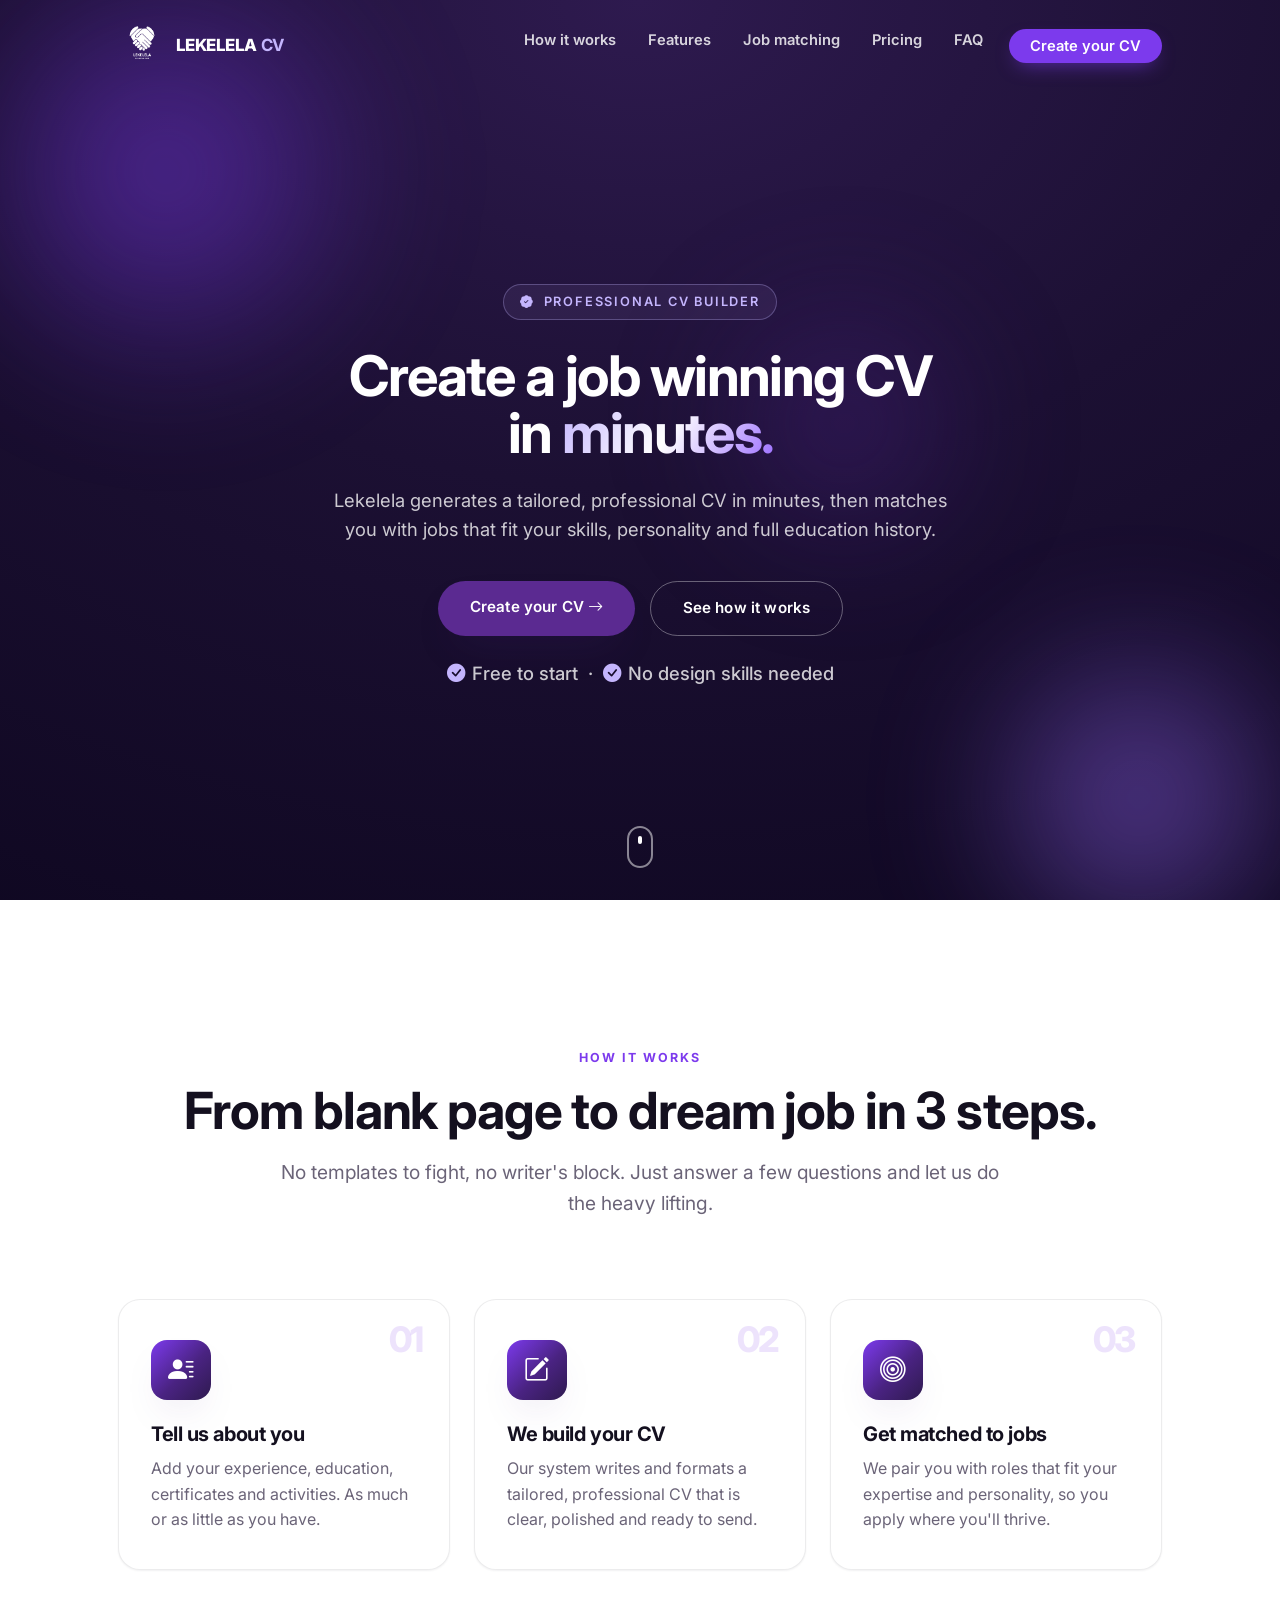
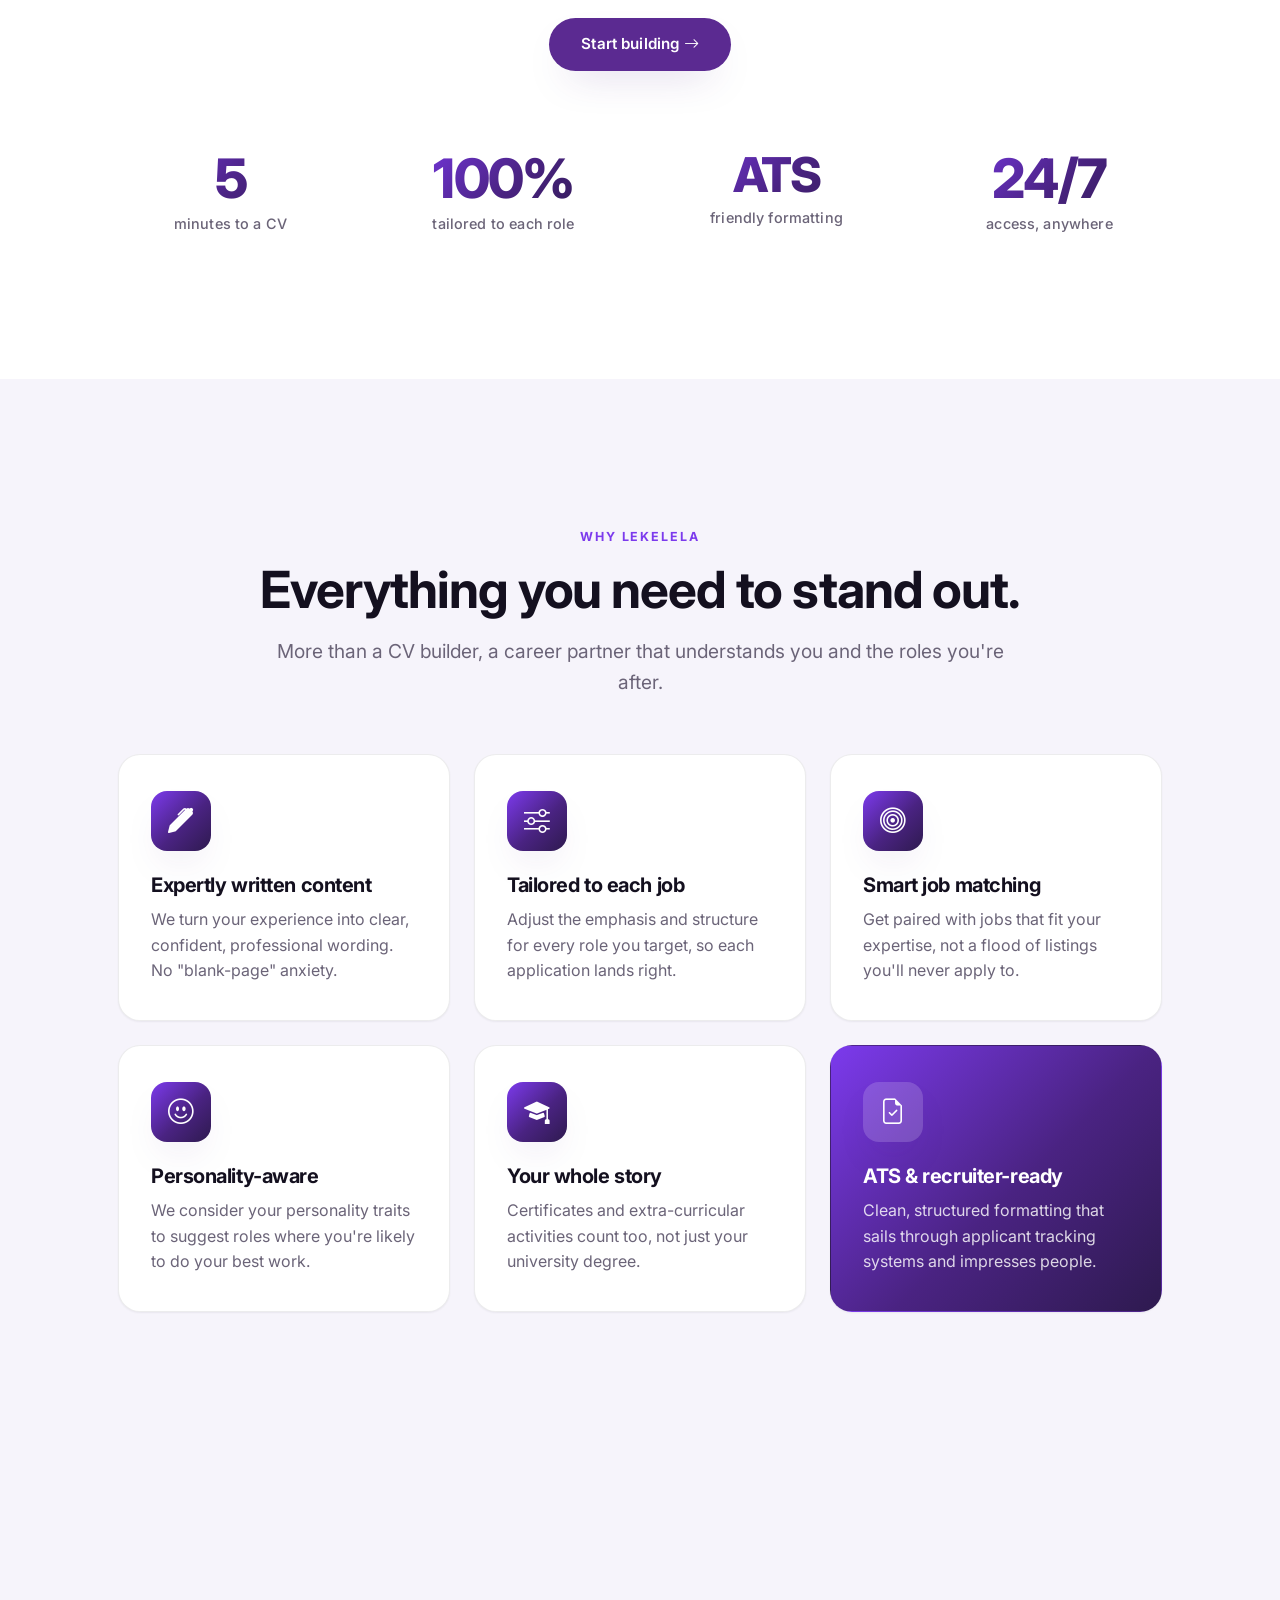
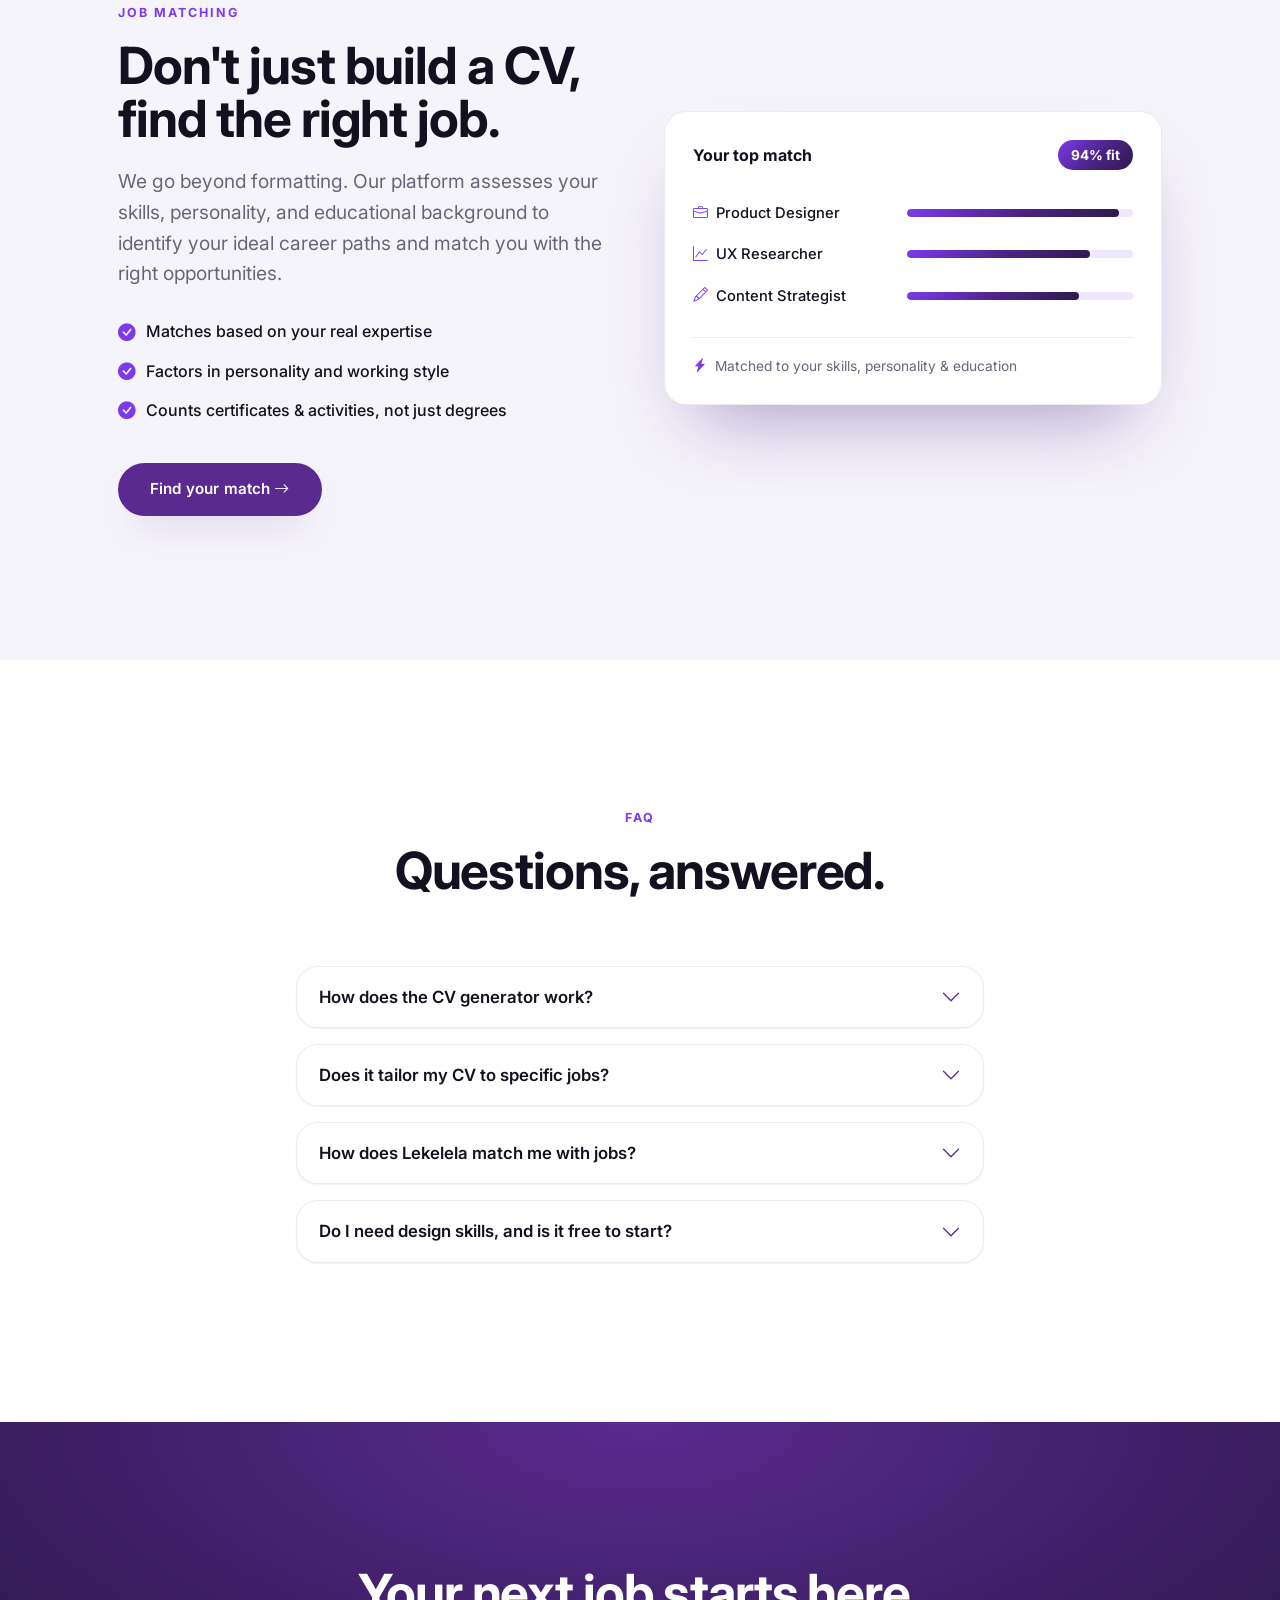
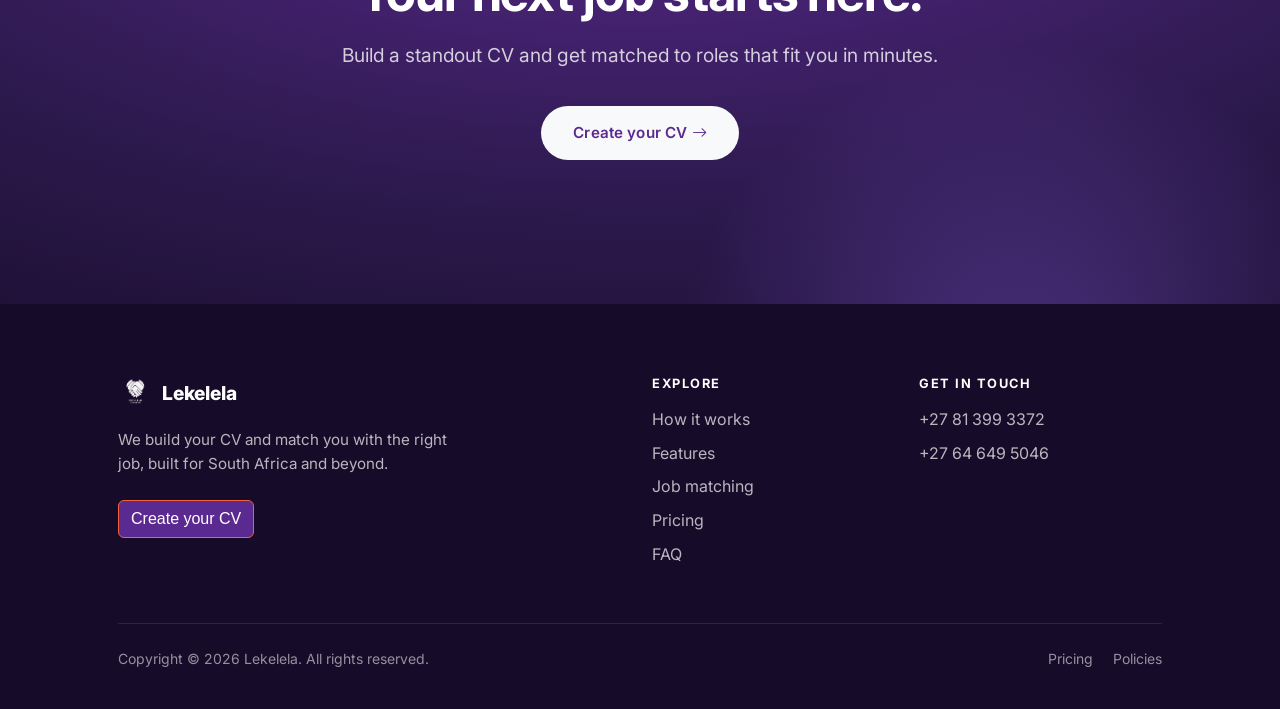
<file: index.html>
<!DOCTYPE html>
<html lang="en">
<head>
    <meta charset="utf-8">
    <meta name="viewport" content="width=device-width, initial-scale=1, shrink-to-fit=no">

    <!-- Primary SEO meta -->
    <title>Lekelela | Professional CV Generator &amp; Job Matching</title>
    <meta name="description" content="Lekelela generates a tailored, professional CV in minutes, then matches you with jobs that fit your skills, personality and full education history. Build your CV free.">
    <meta name="keywords" content="CV generator, professional resume builder, CV maker, tailored CV, job matching, ATS friendly CV, find a job, CV builder South Africa, Lekelela">
    <meta name="author" content="Lekelela">
    <meta name="robots" content="index, follow, max-image-preview:large">
    <meta name="theme-color" content="#4a2382">
    <link rel="canonical" href="https://lekelela.co.za/">

    <!-- Open Graph -->
    <meta property="og:type" content="website">
    <meta property="og:site_name" content="Lekelela">
    <meta property="og:title" content="Lekelela | Professional CV Generator &amp; Job Matching">
    <meta property="og:description" content="Generate a tailored, professional CV in minutes, then get matched with jobs that fit your skills, personality and experience.">
    <meta property="og:url" content="https://lekelela.co.za/">
    <meta property="og:image" content="https://lekelela.co.za/static/assets/LEKE.png">
    <meta property="og:image:alt" content="Lekelela CV Generator logo">
    <meta property="og:locale" content="en_ZA">

    <!-- Twitter Card -->
    <meta name="twitter:card" content="summary_large_image">
    <meta name="twitter:title" content="Lekelela | Professional CV Generator &amp; Job Matching">
    <meta name="twitter:description" content="Generate a tailored CV in minutes and get matched with jobs that fit you.">
    <meta name="twitter:image" content="https://lekelela.co.za/static/assets/LEKE.png">

    <!-- Icons & manifest -->
    <link rel="icon" type="image/png" href="static/assets/LEKE.png">
    <link rel="apple-touch-icon" href="static/assets/LEKE.png">
    <link rel="manifest" href="site.webmanifest">

    <!-- Performance: preconnect to font + CDN origins -->
    <link rel="preconnect" href="https://fonts.googleapis.com">
    <link rel="preconnect" href="https://fonts.gstatic.com" crossorigin>

    <!-- Bootstrap Icons -->
    <link href="https://cdn.jsdelivr.net/npm/bootstrap-icons@1.5.0/font/bootstrap-icons.css" rel="stylesheet">
    <!-- Inter (Apple-like UI typography) -->
    <link href="https://fonts.googleapis.com/css2?family=Inter:wght@300;400;500;600;700;800;900&display=swap" rel="stylesheet">
    <!-- Core theme CSS (includes Bootstrap) -->
    <link href="static/css/styles.css" rel="stylesheet">
    <!-- Revamped theme + animations (loads after Bootstrap to override) -->
    <link href="static/css/theme.css" rel="stylesheet">

    <!-- Structured data for SEO & answer engines -->
    <script type="application/ld+json">
    {
      "@context": "https://schema.org",
      "@type": "SoftwareApplication",
      "@id": "https://lekelela.co.za/#app",
      "name": "Lekelela CV Generator",
      "applicationCategory": "BusinessApplication",
      "operatingSystem": "Web",
      "url": "https://lekelela.co.za/",
      "image": "https://lekelela.co.za/static/assets/LEKE.png",
      "description": "Lekelela is a professional CV generator that creates a tailored CV in minutes and matches users with jobs based on their skills, personality traits and full education history, including certificates and additional activities.",
      "featureList": [
        "Professionally written, tailored CVs",
        "CVs tailored to each job application",
        "Smart job matching by expertise and personality",
        "Considers full education history including certificates and activities",
        "ATS-friendly, recruiter-ready formatting"
      ],
      "offers": {
        "@type": "Offer",
        "price": "0",
        "priceCurrency": "ZAR"
      },
      "provider": {
        "@type": "Organization",
        "name": "Lekelela",
        "url": "https://lekelela.co.za/",
        "logo": "https://lekelela.co.za/static/assets/LEKE.png"
      }
    }
    </script>
    <script type="application/ld+json">
    {
      "@context": "https://schema.org",
      "@type": "FAQPage",
      "mainEntity": [
        {
          "@type": "Question",
          "name": "How does the Lekelela CV generator work?",
          "acceptedAnswer": {
            "@type": "Answer",
            "text": "You tell us about your experience, education, certificates and activities. We then write and format a tailored, professional CV for you in minutes. No design skills required."
          }
        },
        {
          "@type": "Question",
          "name": "Does Lekelela tailor my CV to specific jobs?",
          "acceptedAnswer": {
            "@type": "Answer",
            "text": "Yes. We adapt your CV's wording, emphasis and structure to each role you target, so every application is relevant and recruiter-ready."
          }
        },
        {
          "@type": "Question",
          "name": "How does Lekelela match me with jobs?",
          "acceptedAnswer": {
            "@type": "Answer",
            "text": "Lekelela weighs your skills, personality traits and full education history, including certificates and additional activities, not just university, to assess which roles fit you best and pair you with matching jobs."
          }
        },
        {
          "@type": "Question",
          "name": "Do I need design skills, and is it free to start?",
          "acceptedAnswer": {
            "@type": "Answer",
            "text": "No design skills are needed. We handle the writing and layout. You can start building your CV for free."
          }
        }
      ]
    }
    </script>
</head>
<body id="page-top">
    <!-- Scroll progress bar -->
    <div class="scroll-progress" id="scrollProgress" aria-hidden="true"></div>

    <!--
      ▸▸ APP LINK: replace every occurrence of https://app.lekelela.co.za/ with the
         real CV-builder web-app URL. (Used on all "Create your CV" buttons.)
    -->

    <!-- Navigation -->
    <nav class="navbar navbar-expand-lg navbar-light fixed-top py-3" id="mainNav" aria-label="Main navigation">
        <div class="container px-4 px-lg-5">
            <a class="navbar-brand d-flex align-items-center" href="#page-top" aria-label="Lekelela home">
                <img src="static/assets/LEKE.png" alt="Lekelela logo" class="brand-logo me-2" width="40" height="40">
                <span>LEKELELA <span class="brand-accent">CV</span></span>
            </a>
            <button class="navbar-toggler navbar-toggler-right" type="button" data-bs-toggle="collapse" data-bs-target="#navbarResponsive" aria-controls="navbarResponsive" aria-expanded="false" aria-label="Toggle navigation"><span class="navbar-toggler-icon"></span></button>
            <div class="collapse navbar-collapse" id="navbarResponsive">
                <ul class="navbar-nav ms-auto my-2 my-lg-0">
                    <li class="nav-item"><a class="nav-link" href="#how">How it works</a></li>
                    <li class="nav-item"><a class="nav-link" href="#features">Features</a></li>
                    <li class="nav-item"><a class="nav-link" href="#jobs">Job matching</a></li>
                    <li class="nav-item"><a class="nav-link" href="pricing.html">Pricing</a></li>
                    <li class="nav-item"><a class="nav-link" href="#faq">FAQ</a></li>
                    <li class="nav-item"><a class="nav-link nav-cta" href="https://app.lekelela.co.za/" target="_blank" rel="noopener">Create your CV</a></li>
                </ul>
            </div>
        </div>
    </nav>

    <!-- Masthead / Hero -->
    <header class="masthead" role="banner">
        <div class="masthead-orbs" aria-hidden="true">
            <span class="orb orb-1"></span>
            <span class="orb orb-2"></span>
            <span class="orb orb-3"></span>
        </div>
        <div class="container px-4 px-lg-5 h-100">
            <div class="row gx-4 gx-lg-5 h-100 align-items-center justify-content-center text-center">
                <div class="col-lg-9">
                    <span class="hero-eyebrow" data-reveal><i class="bi bi-patch-check-fill me-1"></i> Professional CV builder</span>
                    <h1 class="hero-title text-white fw-bold" data-reveal data-reveal-delay="1">
                        Create a job winning CV<br>in <span class="hero-gradient-text">minutes.</span>
                    </h1>
                    <p class="hero-lead text-white-75 mx-auto" data-reveal data-reveal-delay="2">
                        Lekelela generates a tailored, professional CV in minutes, then matches you with jobs that fit your skills, personality and full education history.
                    </p>
                    <div class="hero-actions" data-reveal data-reveal-delay="3">
                        <a class="btn btn-primary btn-xl" href="https://app.lekelela.co.za/" target="_blank" rel="noopener">Create your CV <i class="bi bi-arrow-right"></i></a>
                        <a class="btn btn-ghost btn-xl" href="#how">See how it works</a>
                    </div>
                    <p class="hero-note text-white-75" data-reveal data-reveal-delay="3"><i class="bi bi-check-circle-fill"></i> Free to start &nbsp;·&nbsp; <i class="bi bi-check-circle-fill"></i> No design skills needed</p>
                </div>
            </div>
        </div>
        <a class="scroll-hint" href="#how" aria-label="Scroll to learn more">
            <span class="scroll-hint-mouse"></span>
        </a>
    </header>

    <!-- How it works -->
    <section class="page-section section-how" id="how">
        <div class="container px-4 px-lg-5">
            <div class="text-center" data-reveal>
                <span class="section-eyebrow">How it works</span>
                <h2 class="section-title">From blank page to dream job in 3 steps.</h2>
                <p class="section-lead mx-auto">No templates to fight, no writer's block. Just answer a few questions and let us do the heavy lifting.</p>
            </div>
            <div class="row gx-4 gy-4 how-grid">
                <div class="col-lg-4" data-reveal data-reveal-delay="1">
                    <article class="step-card">
                        <span class="step-number">01</span>
                        <div class="step-icon"><i class="bi bi-person-lines-fill"></i></div>
                        <h3 class="h5">Tell us about you</h3>
                        <p>Add your experience, education, certificates and activities. As much or as little as you have.</p>
                    </article>
                </div>
                <div class="col-lg-4" data-reveal data-reveal-delay="2">
                    <article class="step-card">
                        <span class="step-number">02</span>
                        <div class="step-icon"><i class="bi bi-pencil-square"></i></div>
                        <h3 class="h5">We build your CV</h3>
                        <p>Our system writes and formats a tailored, professional CV that is clear, polished and ready to send.</p>
                    </article>
                </div>
                <div class="col-lg-4" data-reveal data-reveal-delay="3">
                    <article class="step-card">
                        <span class="step-number">03</span>
                        <div class="step-icon"><i class="bi bi-bullseye"></i></div>
                        <h3 class="h5">Get matched to jobs</h3>
                        <p>We pair you with roles that fit your expertise and personality, so you apply where you'll thrive.</p>
                    </article>
                </div>
            </div>
            <div class="text-center mt-5" data-reveal>
                <a class="btn btn-primary btn-xl" href="https://app.lekelela.co.za/" target="_blank" rel="noopener">Start building <i class="bi bi-arrow-right"></i></a>
            </div>
            <div class="row gx-4 gx-lg-5 stats-row text-center justify-content-center">
                <div class="col-6 col-md-3" data-reveal data-reveal-delay="1">
                    <div class="stat-number" data-count="5">0</div>
                    <div class="stat-label">minutes to a CV</div>
                </div>
                <div class="col-6 col-md-3" data-reveal data-reveal-delay="2">
                    <div class="stat-number" data-count="100" data-suffix="%">0</div>
                    <div class="stat-label">tailored to each role</div>
                </div>
                <div class="col-6 col-md-3" data-reveal data-reveal-delay="3">
                    <div class="stat-number stat-text">ATS</div>
                    <div class="stat-label">friendly formatting</div>
                </div>
                <div class="col-6 col-md-3" data-reveal data-reveal-delay="4">
                    <div class="stat-number" data-count="24" data-suffix="/7">0</div>
                    <div class="stat-label">access, anywhere</div>
                </div>
            </div>
        </div>
    </section>

    <!-- Features -->
    <section class="page-section section-services" id="features">
        <div class="container px-4 px-lg-5">
            <div class="text-center" data-reveal>
                <span class="section-eyebrow">Why Lekelela</span>
                <h2 class="section-title">Everything you need to stand out.</h2>
                <p class="section-lead mx-auto">More than a CV builder, a career partner that understands you and the roles you're after.</p>
            </div>
            <div class="row gx-4 gx-lg-4 service-grid">
                <div class="col-lg-4 col-md-6" data-reveal data-reveal-delay="1">
                    <article class="service-card">
                        <div class="service-icon"><i class="bi bi-pen-fill"></i></div>
                        <h3 class="h5">Expertly written content</h3>
                        <p>We turn your experience into clear, confident, professional wording. No "blank-page" anxiety.</p>
                    </article>
                </div>
                <div class="col-lg-4 col-md-6" data-reveal data-reveal-delay="2">
                    <article class="service-card">
                        <div class="service-icon"><i class="bi bi-sliders"></i></div>
                        <h3 class="h5">Tailored to each job</h3>
                        <p>Adjust the emphasis and structure for every role you target, so each application lands right.</p>
                    </article>
                </div>
                <div class="col-lg-4 col-md-6" data-reveal data-reveal-delay="3">
                    <article class="service-card">
                        <div class="service-icon"><i class="bi bi-bullseye"></i></div>
                        <h3 class="h5">Smart job matching</h3>
                        <p>Get paired with jobs that fit your expertise, not a flood of listings you'll never apply to.</p>
                    </article>
                </div>
                <div class="col-lg-4 col-md-6" data-reveal data-reveal-delay="1">
                    <article class="service-card">
                        <div class="service-icon"><i class="bi bi-emoji-smile"></i></div>
                        <h3 class="h5">Personality-aware</h3>
                        <p>We consider your personality traits to suggest roles where you're likely to do your best work.</p>
                    </article>
                </div>
                <div class="col-lg-4 col-md-6" data-reveal data-reveal-delay="2">
                    <article class="service-card">
                        <div class="service-icon"><i class="bi bi-mortarboard-fill"></i></div>
                        <h3 class="h5">Your whole story</h3>
                        <p>Certificates and extra-curricular activities count too, not just your university degree.</p>
                    </article>
                </div>
                <div class="col-lg-4 col-md-6" data-reveal data-reveal-delay="3">
                    <article class="service-card service-card--feature">
                        <div class="service-icon"><i class="bi bi-file-earmark-check"></i></div>
                        <h3 class="h5">ATS &amp; recruiter-ready</h3>
                        <p>Clean, structured formatting that sails through applicant tracking systems and impresses people.</p>
                    </article>
                </div>
            </div>
        </div>
    </section>

    <!-- Job matching highlight -->
    <section class="page-section section-jobs" id="jobs">
        <div class="container px-4 px-lg-5">
            <div class="row gx-4 gx-lg-5 align-items-center">
                <div class="col-lg-6" data-reveal>
                    <span class="section-eyebrow">Job matching</span>
                    <h2 class="section-title">Don't just build a CV, find the right job.</h2>
                    <p class="section-lead">We go beyond formatting. Our platform assesses your skills, personality, and educational background to identify your ideal career paths and match you with the right opportunities.</p>
                    <ul class="check-list">
                        <li><i class="bi bi-check-circle-fill"></i> Matches based on your real expertise</li>
                        <li><i class="bi bi-check-circle-fill"></i> Factors in personality and working style</li>
                        <li><i class="bi bi-check-circle-fill"></i> Counts certificates &amp; activities, not just degrees</li>
                    </ul>
                    <a class="btn btn-primary btn-xl" href="https://app.lekelela.co.za/" target="_blank" rel="noopener">Find your match <i class="bi bi-arrow-right"></i></a>
                </div>
                <div class="col-lg-6" data-reveal data-reveal-delay="2">
                    <div class="match-card" aria-hidden="true">
                        <div class="match-card__head">
                            <span class="match-card__title">Your top match</span>
                            <span class="match-card__score">94% fit</span>
                        </div>
                        <div class="match-row"><span><i class="bi bi-briefcase"></i> Product Designer</span><span class="match-bar"><b style="width:94%"></b></span></div>
                        <div class="match-row"><span><i class="bi bi-graph-up"></i> UX Researcher</span><span class="match-bar"><b style="width:81%"></b></span></div>
                        <div class="match-row"><span><i class="bi bi-pencil"></i> Content Strategist</span><span class="match-bar"><b style="width:76%"></b></span></div>
                        <div class="match-card__foot"><i class="bi bi-lightning-charge-fill"></i> Matched to your skills, personality &amp; education</div>
                    </div>
                </div>
            </div>
        </div>
    </section>

    <!-- FAQ -->
    <section class="page-section section-faq" id="faq">
        <div class="container px-4 px-lg-5">
            <div class="text-center" data-reveal>
                <span class="section-eyebrow">FAQ</span>
                <h2 class="section-title">Questions, answered.</h2>
            </div>
            <div class="row justify-content-center">
                <div class="col-lg-8" data-reveal>
                    <div class="accordion faq-accordion" id="faqAccordion">
                        <div class="accordion-item">
                            <h3 class="accordion-header" id="faqH1">
                                <button class="accordion-button collapsed" type="button" data-bs-toggle="collapse" data-bs-target="#faqC1" aria-expanded="false" aria-controls="faqC1">How does the CV generator work?</button>
                            </h3>
                            <div id="faqC1" class="accordion-collapse collapse" aria-labelledby="faqH1" data-bs-parent="#faqAccordion">
                                <div class="accordion-body">You tell us about your experience, education, certificates and activities. We then write and format a tailored, professional CV for you in minutes, no design skills required.</div>
                            </div>
                        </div>
                        <div class="accordion-item">
                            <h3 class="accordion-header" id="faqH2">
                                <button class="accordion-button collapsed" type="button" data-bs-toggle="collapse" data-bs-target="#faqC2" aria-expanded="false" aria-controls="faqC2">Does it tailor my CV to specific jobs?</button>
                            </h3>
                            <div id="faqC2" class="accordion-collapse collapse" aria-labelledby="faqH2" data-bs-parent="#faqAccordion">
                                <div class="accordion-body">Yes. We adapt your CV's wording, emphasis and structure to each role you target, so every application is relevant and recruiter-ready.</div>
                            </div>
                        </div>
                        <div class="accordion-item">
                            <h3 class="accordion-header" id="faqH3">
                                <button class="accordion-button collapsed" type="button" data-bs-toggle="collapse" data-bs-target="#faqC3" aria-expanded="false" aria-controls="faqC3">How does Lekelela match me with jobs?</button>
                            </h3>
                            <div id="faqC3" class="accordion-collapse collapse" aria-labelledby="faqH3" data-bs-parent="#faqAccordion">
                                <div class="accordion-body">We weigh your skills, personality traits and full education history, including certificates and additional activities, not just university, to assess which roles fit you best and pair you with matching jobs.</div>
                            </div>
                        </div>
                        <div class="accordion-item">
                            <h3 class="accordion-header" id="faqH4">
                                <button class="accordion-button collapsed" type="button" data-bs-toggle="collapse" data-bs-target="#faqC4" aria-expanded="false" aria-controls="faqC4">Do I need design skills, and is it free to start?</button>
                            </h3>
                            <div id="faqC4" class="accordion-collapse collapse" aria-labelledby="faqH4" data-bs-parent="#faqAccordion">
                                <div class="accordion-body">No design skills are needed. We handle the writing and layout. You can start building your CV for free.</div>
                            </div>
                        </div>
                    </div>
                </div>
            </div>
        </div>
    </section>

    <!-- Call to action -->
    <section class="page-section section-cta">
        <div class="container px-4 px-lg-5 text-center" data-reveal>
            <h2 class="section-title text-white">Your next job starts here.</h2>
            <p class="section-lead text-white-75 mx-auto">Build a standout CV and get matched to roles that fit you in minutes.</p>
            <a class="btn btn-light btn-xl" href="https://app.lekelela.co.za/" target="_blank" rel="noopener">Create your CV <i class="bi bi-arrow-right"></i></a>
        </div>
    </section>

    <!-- Footer -->
    <footer class="site-footer">
        <div class="container px-4 px-lg-5">
            <div class="row gy-4">
                <div class="col-lg-5">
                    <div class="d-flex align-items-center gap-2 mb-3">
                        <img src="static/assets/LEKE.png" alt="Lekelela logo" width="36" height="36">
                        <span class="footer-brand">Lekelela</span>
                    </div>
                    <p class="footer-text">We build your CV and match you with the right job, built for South Africa and beyond.</p>
                    <a class="btn btn-primary" href="https://app.lekelela.co.za/" target="_blank" rel="noopener">Create your CV</a>
                </div>
                <div class="col-6 col-lg-3 offset-lg-1">
                    <h4 class="footer-heading">Explore</h4>
                    <ul class="footer-links">
                        <li><a href="#how">How it works</a></li>
                        <li><a href="#features">Features</a></li>
                        <li><a href="#jobs">Job matching</a></li>
                        <li><a href="pricing.html">Pricing</a></li>
                        <li><a href="#faq">FAQ</a></li>
                    </ul>
                </div>
                <div class="col-6 col-lg-3">
                    <h4 class="footer-heading">Get in touch</h4>
                    <ul class="footer-links">
                        <li><a href="tel:+27813993372">+27 81 399 3372</a></li>
                        <li><a href="tel:+27646495046">+27 64 649 5046</a></li>
                    </ul>
                </div>
            </div>
            <div class="footer-bottom small">
                <span>Copyright &copy; <span id="year">2026</span> Lekelela. All rights reserved.</span>
                <span class="footer-bottom-links">
                    <a href="pricing.html">Pricing</a>
                    <a href="policy.html">Policies</a>
                </span>
            </div>
        </div>
    </footer>

    <!-- Botpress webchat -->
    <script src="https://cdn.botpress.cloud/webchat/v1/inject.js"></script>
    <script src="https://mediafiles.botpress.cloud/41bbda92-9b35-41fb-bbd4-4c0e9a5d04c3/webchat/config.js" defer></script>
    <!-- Bootstrap core JS -->
    <script src="https://cdn.jsdelivr.net/npm/bootstrap@5.2.3/dist/js/bootstrap.bundle.min.js"></script>
    <!-- Core theme JS -->
    <script src="static/js/scripts.js"></script>
</body>
</html>
</file>
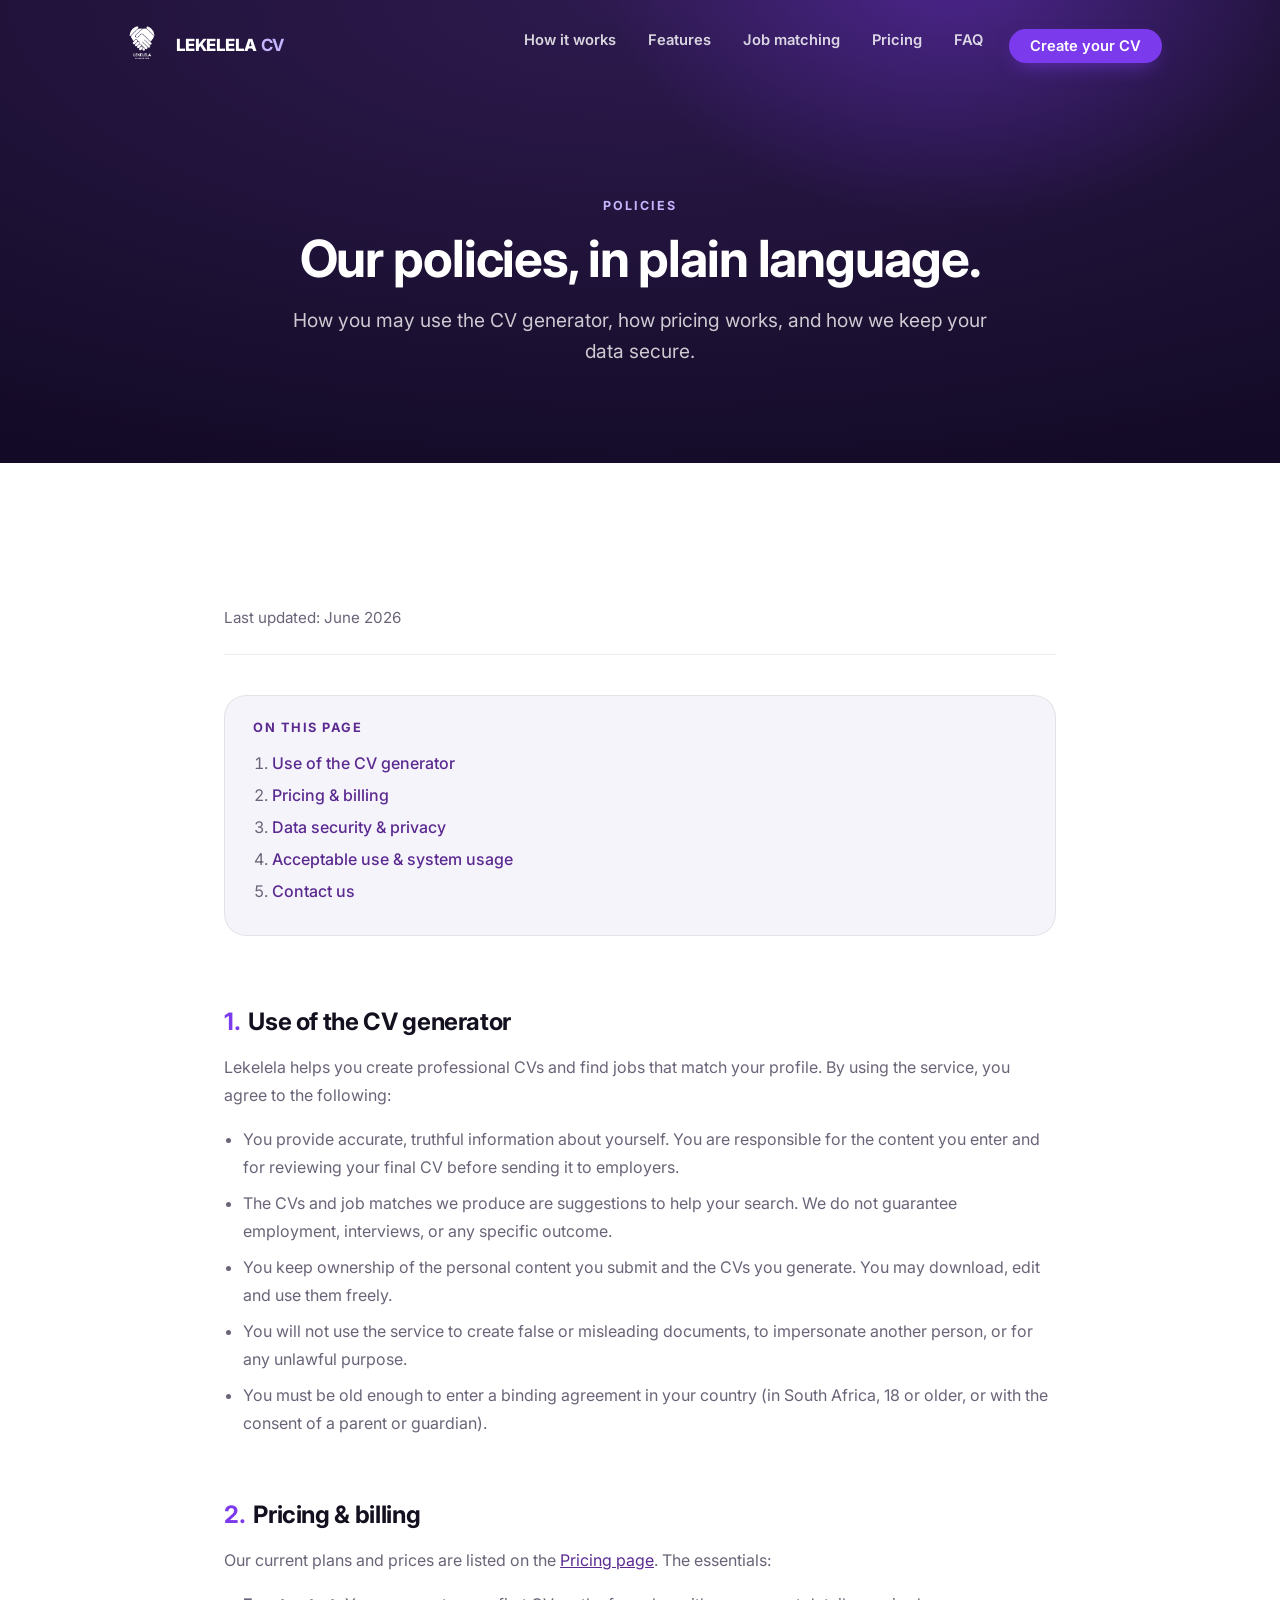
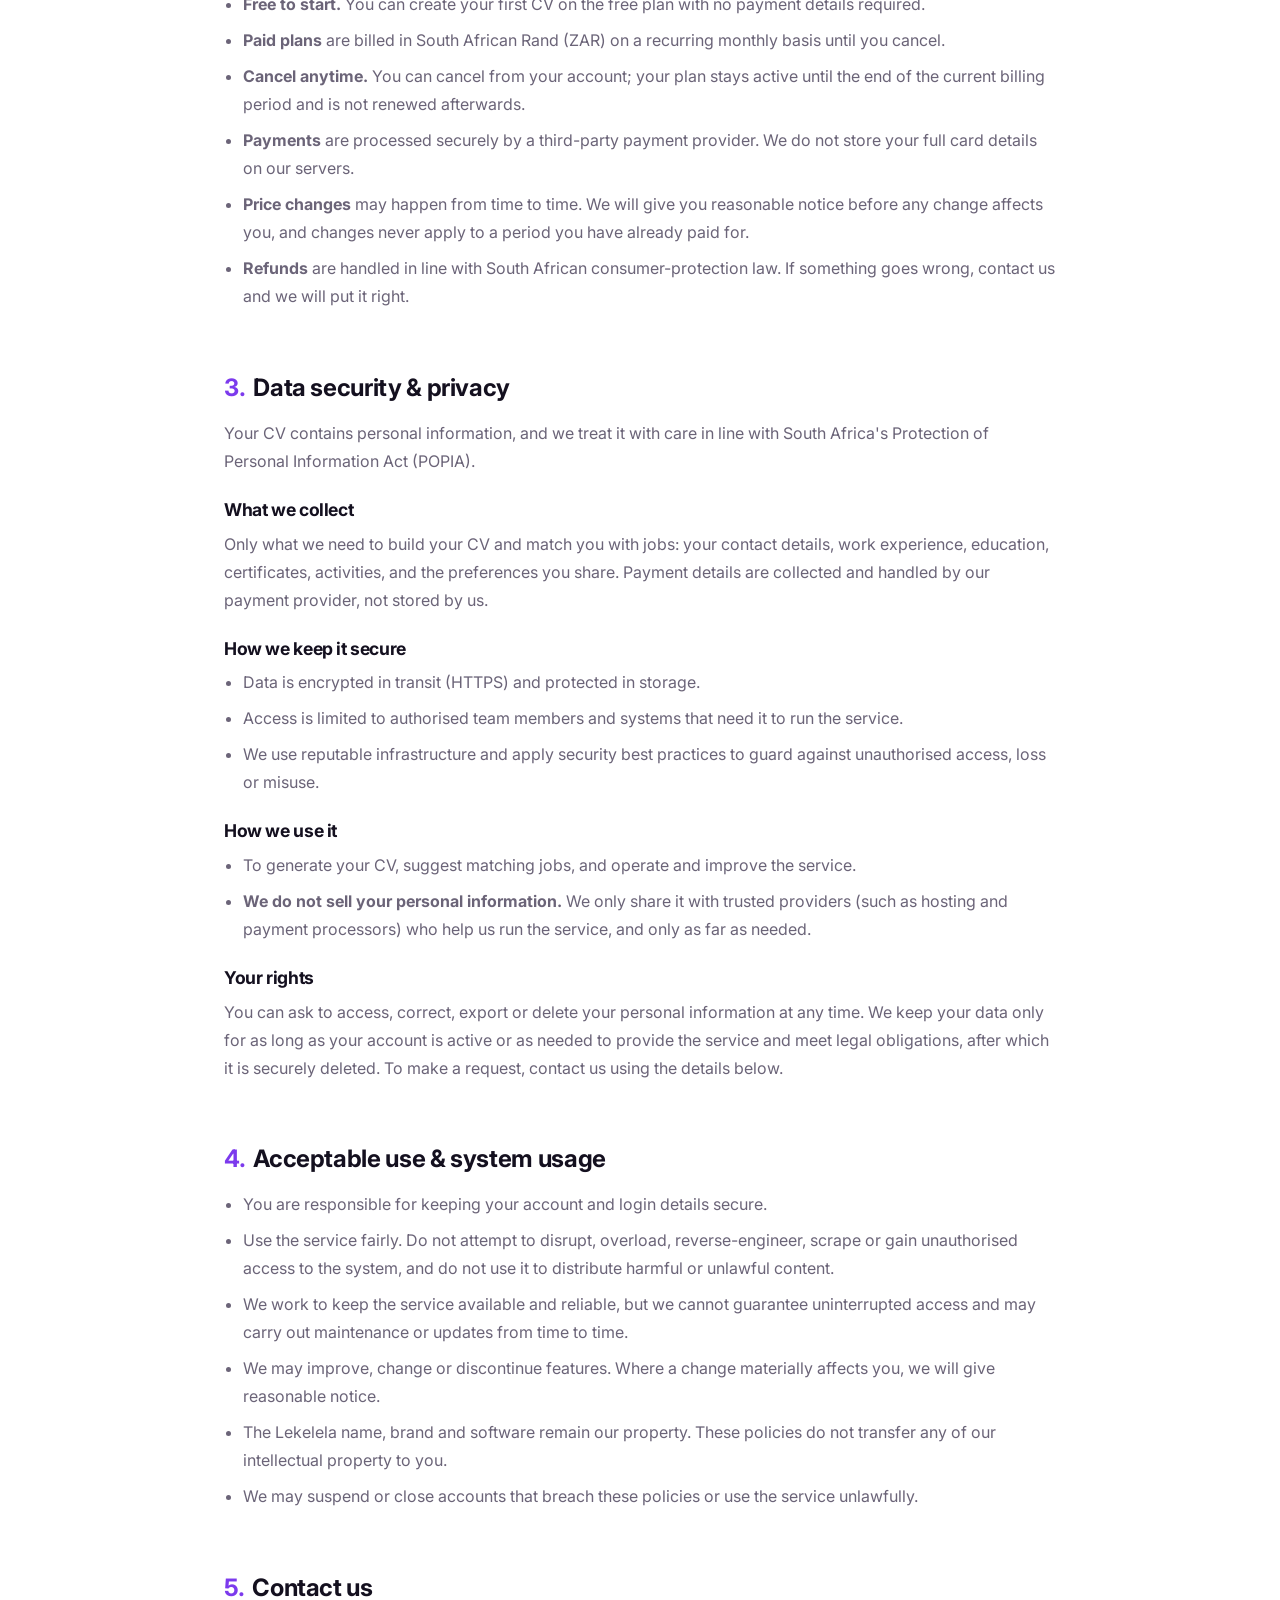
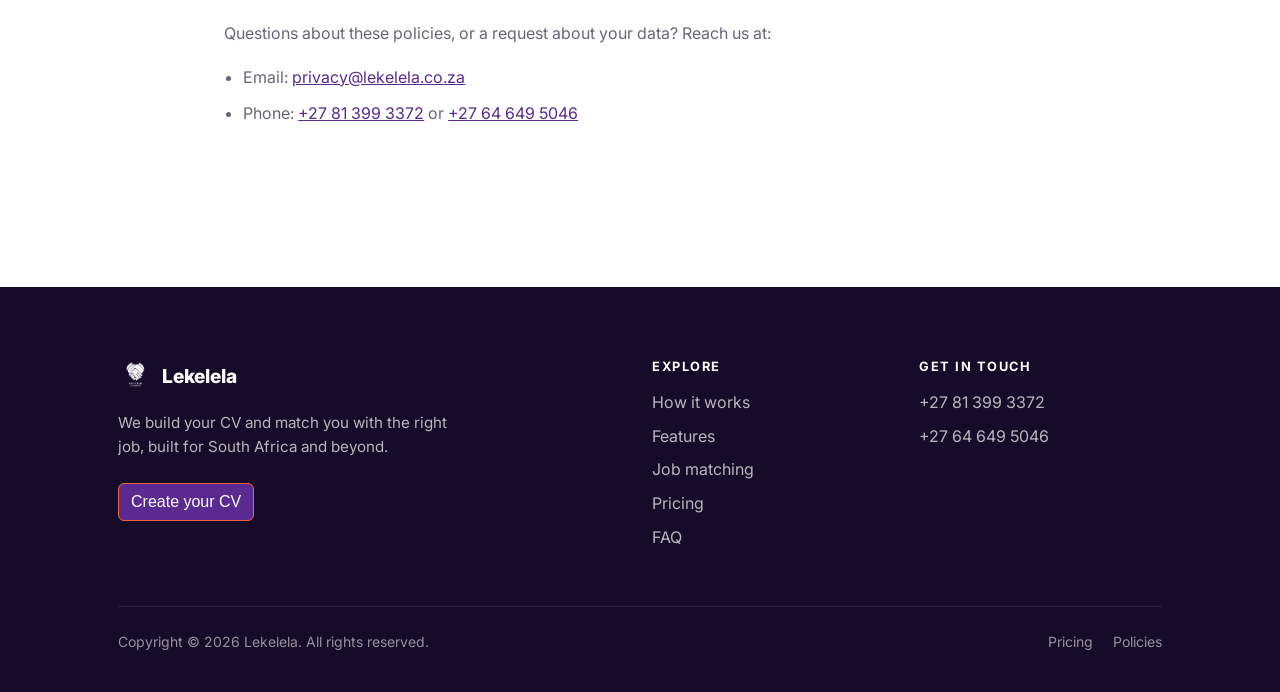
<file: policy.html>
<!DOCTYPE html>
<html lang="en">
<head>
    <meta charset="utf-8">
    <meta name="viewport" content="width=device-width, initial-scale=1, shrink-to-fit=no">

    <!-- Primary SEO meta -->
    <title>Policies | Lekelela CV Generator</title>
    <meta name="description" content="Lekelela's policies: how the CV generator may be used, how pricing and billing work, how we keep your data secure, and the terms of using our system.">
    <meta name="author" content="Lekelela">
    <meta name="robots" content="index, follow, max-image-preview:large">
    <meta name="theme-color" content="#4a2382">
    <link rel="canonical" href="https://lekelela.co.za/policy.html">

    <meta property="og:type" content="website">
    <meta property="og:site_name" content="Lekelela">
    <meta property="og:title" content="Policies | Lekelela CV Generator">
    <meta property="og:description" content="How the CV generator may be used, how pricing and billing work, how we keep your data secure, and the terms of using our system.">
    <meta property="og:url" content="https://lekelela.co.za/policy.html">
    <meta property="og:image" content="https://lekelela.co.za/static/assets/LEKE.png">
    <meta property="og:locale" content="en_ZA">

    <link rel="icon" type="image/png" href="static/assets/LEKE.png">
    <link rel="apple-touch-icon" href="static/assets/LEKE.png">
    <link rel="manifest" href="site.webmanifest">

    <link rel="preconnect" href="https://fonts.googleapis.com">
    <link rel="preconnect" href="https://fonts.gstatic.com" crossorigin>
    <link href="https://cdn.jsdelivr.net/npm/bootstrap-icons@1.5.0/font/bootstrap-icons.css" rel="stylesheet">
    <link href="https://fonts.googleapis.com/css2?family=Inter:wght@300;400;500;600;700;800;900&display=swap" rel="stylesheet">
    <link href="static/css/styles.css" rel="stylesheet">
    <link href="static/css/theme.css" rel="stylesheet">

    <!--
      ▸▸ LEGAL NOTICE FOR THE SITE OWNER (delete before publishing):
         This is a plain-language policy TEMPLATE, not legal advice. Before going live,
         have it reviewed by a qualified attorney and update the PLACEHOLDERS:
           • "Last updated" date
           • Registered company name / details
           • Contact email (privacy@lekelela.co.za is a placeholder)
           • Exact data-retention periods and the payment processor(s) you use
         POPIA = South Africa's Protection of Personal Information Act.
    -->
</head>
<body id="page-top">
    <div class="scroll-progress" id="scrollProgress" aria-hidden="true"></div>

    <!-- Navigation -->
    <nav class="navbar navbar-expand-lg navbar-light fixed-top py-3 navbar-shrink" id="mainNav" aria-label="Main navigation">
        <div class="container px-4 px-lg-5">
            <a class="navbar-brand d-flex align-items-center" href="index.html" aria-label="Lekelela home">
                <img src="static/assets/LEKE.png" alt="Lekelela logo" class="brand-logo me-2" width="40" height="40">
                <span>LEKELELA <span class="brand-accent">CV</span></span>
            </a>
            <button class="navbar-toggler navbar-toggler-right" type="button" data-bs-toggle="collapse" data-bs-target="#navbarResponsive" aria-controls="navbarResponsive" aria-expanded="false" aria-label="Toggle navigation"><span class="navbar-toggler-icon"></span></button>
            <div class="collapse navbar-collapse" id="navbarResponsive">
                <ul class="navbar-nav ms-auto my-2 my-lg-0">
                    <li class="nav-item"><a class="nav-link" href="index.html#how">How it works</a></li>
                    <li class="nav-item"><a class="nav-link" href="index.html#features">Features</a></li>
                    <li class="nav-item"><a class="nav-link" href="index.html#jobs">Job matching</a></li>
                    <li class="nav-item"><a class="nav-link" href="pricing.html">Pricing</a></li>
                    <li class="nav-item"><a class="nav-link" href="index.html#faq">FAQ</a></li>
                    <li class="nav-item"><a class="nav-link nav-cta" href="https://app.lekelela.co.za/" target="_blank" rel="noopener">Create your CV</a></li>
                </ul>
            </div>
        </div>
    </nav>

    <!-- Page hero -->
    <header class="page-hero">
        <div class="container px-4 px-lg-5">
            <span class="section-eyebrow" data-reveal>Policies</span>
            <h1 class="section-title" data-reveal data-reveal-delay="1">Our policies, in plain language.</h1>
            <p class="section-lead" data-reveal data-reveal-delay="2">How you may use the CV generator, how pricing works, and how we keep your data secure.</p>
        </div>
    </header>

    <!-- Legal content -->
    <section class="page-section section-legal">
        <div class="container px-4 px-lg-5">
            <div class="legal-wrap">
                <p class="legal-updated" data-reveal>Last updated: June 2026</p>

                <nav class="legal-toc" data-reveal aria-label="Contents">
                    <h2>On this page</h2>
                    <ol>
                        <li><a href="#use">Use of the CV generator</a></li>
                        <li><a href="#pricing">Pricing &amp; billing</a></li>
                        <li><a href="#data">Data security &amp; privacy</a></li>
                        <li><a href="#system">Acceptable use &amp; system usage</a></li>
                        <li><a href="#contact">Contact us</a></li>
                    </ol>
                </nav>

                <article class="legal-block" id="use" data-reveal>
                    <h2><span class="legal-num">1.</span>Use of the CV generator</h2>
                    <p>Lekelela helps you create professional CVs and find jobs that match your profile. By using the service, you agree to the following:</p>
                    <ul>
                        <li>You provide accurate, truthful information about yourself. You are responsible for the content you enter and for reviewing your final CV before sending it to employers.</li>
                        <li>The CVs and job matches we produce are suggestions to help your search. We do not guarantee employment, interviews, or any specific outcome.</li>
                        <li>You keep ownership of the personal content you submit and the CVs you generate. You may download, edit and use them freely.</li>
                        <li>You will not use the service to create false or misleading documents, to impersonate another person, or for any unlawful purpose.</li>
                        <li>You must be old enough to enter a binding agreement in your country (in South Africa, 18 or older, or with the consent of a parent or guardian).</li>
                    </ul>
                </article>

                <article class="legal-block" id="pricing" data-reveal>
                    <h2><span class="legal-num">2.</span>Pricing &amp; billing</h2>
                    <p>Our current plans and prices are listed on the <a href="pricing.html">Pricing page</a>. The essentials:</p>
                    <ul>
                        <li><strong>Free to start.</strong> You can create your first CV on the free plan with no payment details required.</li>
                        <li><strong>Paid plans</strong> are billed in South African Rand (ZAR) on a recurring monthly basis until you cancel.</li>
                        <li><strong>Cancel anytime.</strong> You can cancel from your account; your plan stays active until the end of the current billing period and is not renewed afterwards.</li>
                        <li><strong>Payments</strong> are processed securely by a third-party payment provider. We do not store your full card details on our servers.</li>
                        <li><strong>Price changes</strong> may happen from time to time. We will give you reasonable notice before any change affects you, and changes never apply to a period you have already paid for.</li>
                        <li><strong>Refunds</strong> are handled in line with South African consumer-protection law. If something goes wrong, contact us and we will put it right.</li>
                    </ul>
                </article>

                <article class="legal-block" id="data" data-reveal>
                    <h2><span class="legal-num">3.</span>Data security &amp; privacy</h2>
                    <p>Your CV contains personal information, and we treat it with care in line with South Africa's Protection of Personal Information Act (POPIA).</p>
                    <h3>What we collect</h3>
                    <p>Only what we need to build your CV and match you with jobs: your contact details, work experience, education, certificates, activities, and the preferences you share. Payment details are collected and handled by our payment provider, not stored by us.</p>
                    <h3>How we keep it secure</h3>
                    <ul>
                        <li>Data is encrypted in transit (HTTPS) and protected in storage.</li>
                        <li>Access is limited to authorised team members and systems that need it to run the service.</li>
                        <li>We use reputable infrastructure and apply security best practices to guard against unauthorised access, loss or misuse.</li>
                    </ul>
                    <h3>How we use it</h3>
                    <ul>
                        <li>To generate your CV, suggest matching jobs, and operate and improve the service.</li>
                        <li><strong>We do not sell your personal information.</strong> We only share it with trusted providers (such as hosting and payment processors) who help us run the service, and only as far as needed.</li>
                    </ul>
                    <h3>Your rights</h3>
                    <p>You can ask to access, correct, export or delete your personal information at any time. We keep your data only for as long as your account is active or as needed to provide the service and meet legal obligations, after which it is securely deleted. To make a request, contact us using the details below.</p>
                </article>

                <article class="legal-block" id="system" data-reveal>
                    <h2><span class="legal-num">4.</span>Acceptable use &amp; system usage</h2>
                    <ul>
                        <li>You are responsible for keeping your account and login details secure.</li>
                        <li>Use the service fairly. Do not attempt to disrupt, overload, reverse-engineer, scrape or gain unauthorised access to the system, and do not use it to distribute harmful or unlawful content.</li>
                        <li>We work to keep the service available and reliable, but we cannot guarantee uninterrupted access and may carry out maintenance or updates from time to time.</li>
                        <li>We may improve, change or discontinue features. Where a change materially affects you, we will give reasonable notice.</li>
                        <li>The Lekelela name, brand and software remain our property. These policies do not transfer any of our intellectual property to you.</li>
                        <li>We may suspend or close accounts that breach these policies or use the service unlawfully.</li>
                    </ul>
                </article>

                <article class="legal-block" id="contact" data-reveal>
                    <h2><span class="legal-num">5.</span>Contact us</h2>
                    <p>Questions about these policies, or a request about your data? Reach us at:</p>
                    <ul>
                        <li>Email: <a href="mailto:privacy@lekelela.co.za">privacy@lekelela.co.za</a></li>
                        <li>Phone: <a href="tel:+27813993372">+27 81 399 3372</a> or <a href="tel:+27646495046">+27 64 649 5046</a></li>
                    </ul>
                </article>
            </div>
        </div>
    </section>

    <!-- Footer -->
    <footer class="site-footer">
        <div class="container px-4 px-lg-5">
            <div class="row gy-4">
                <div class="col-lg-5">
                    <div class="d-flex align-items-center gap-2 mb-3">
                        <img src="static/assets/LEKE.png" alt="Lekelela logo" width="36" height="36">
                        <span class="footer-brand">Lekelela</span>
                    </div>
                    <p class="footer-text">We build your CV and match you with the right job, built for South Africa and beyond.</p>
                    <a class="btn btn-primary" href="https://app.lekelela.co.za/" target="_blank" rel="noopener">Create your CV</a>
                </div>
                <div class="col-6 col-lg-3 offset-lg-1">
                    <h4 class="footer-heading">Explore</h4>
                    <ul class="footer-links">
                        <li><a href="index.html#how">How it works</a></li>
                        <li><a href="index.html#features">Features</a></li>
                        <li><a href="index.html#jobs">Job matching</a></li>
                        <li><a href="pricing.html">Pricing</a></li>
                        <li><a href="index.html#faq">FAQ</a></li>
                    </ul>
                </div>
                <div class="col-6 col-lg-3">
                    <h4 class="footer-heading">Get in touch</h4>
                    <ul class="footer-links">
                        <li><a href="tel:+27813993372">+27 81 399 3372</a></li>
                        <li><a href="tel:+27646495046">+27 64 649 5046</a></li>
                    </ul>
                </div>
            </div>
            <div class="footer-bottom small">
                <span>Copyright &copy; <span id="year">2026</span> Lekelela. All rights reserved.</span>
                <span class="footer-bottom-links">
                    <a href="pricing.html">Pricing</a>
                    <a href="policy.html">Policies</a>
                </span>
            </div>
        </div>
    </footer>

    <!-- Botpress webchat -->
    <script src="https://cdn.botpress.cloud/webchat/v1/inject.js"></script>
    <script src="https://mediafiles.botpress.cloud/41bbda92-9b35-41fb-bbd4-4c0e9a5d04c3/webchat/config.js" defer></script>
    <script src="https://cdn.jsdelivr.net/npm/bootstrap@5.2.3/dist/js/bootstrap.bundle.min.js"></script>
    <script src="static/js/scripts.js"></script>
</body>
</html>
</file>
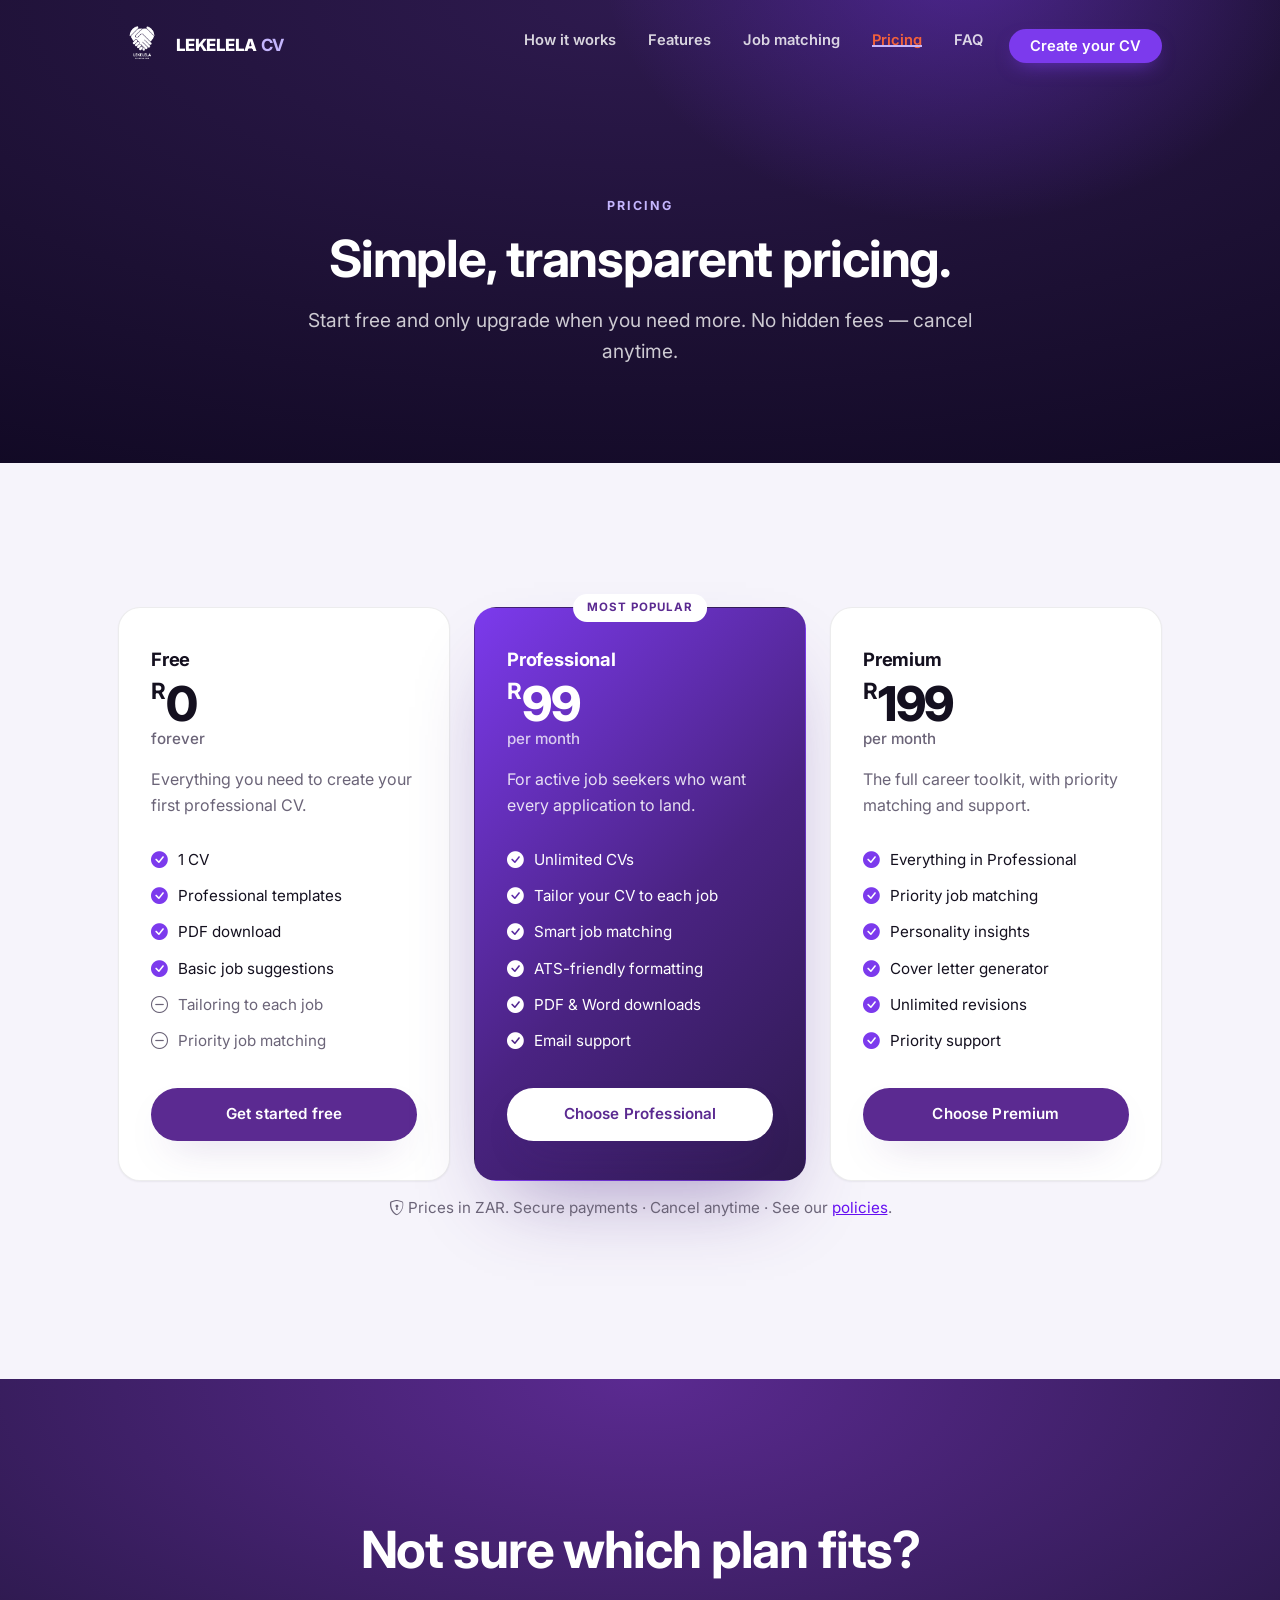
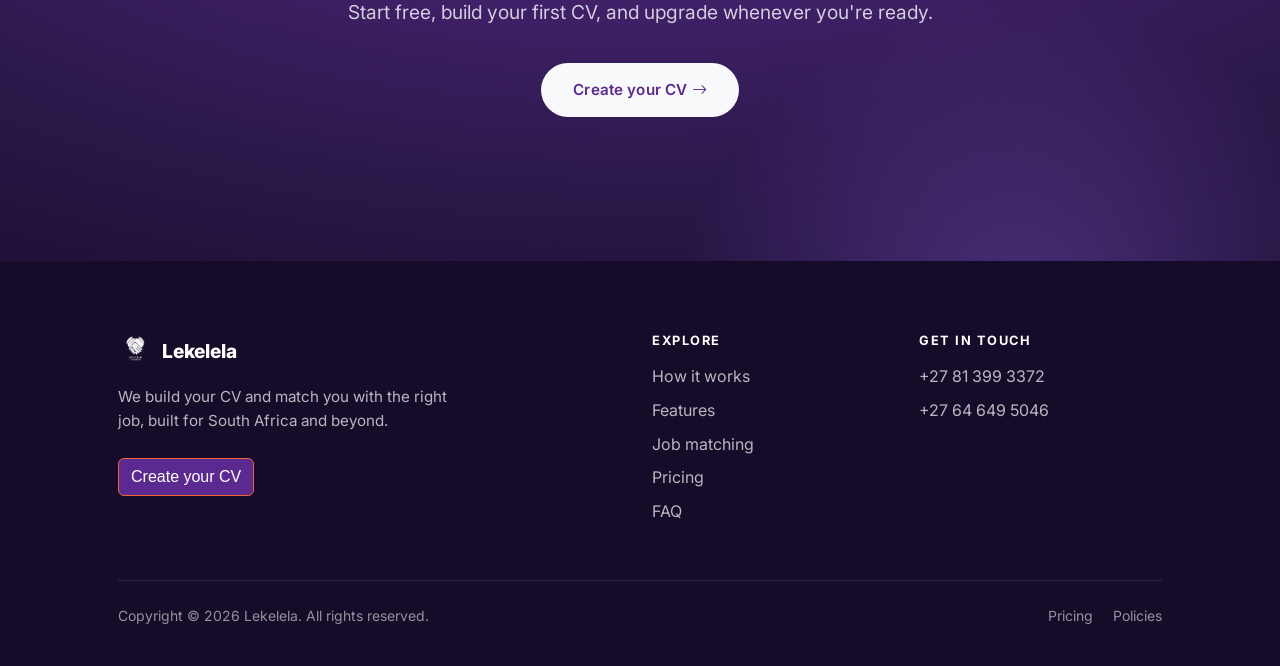
<file: pricing.html>
<!DOCTYPE html>
<html lang="en">
<head>
    <meta charset="utf-8">
    <meta name="viewport" content="width=device-width, initial-scale=1, shrink-to-fit=no">

    <!-- Primary SEO meta -->
    <title>Pricing | Lekelela CV Generator</title>
    <meta name="description" content="Simple, transparent pricing for the Lekelela CV generator. Start free, upgrade for unlimited tailored CVs, job matching and priority support.">
    <meta name="keywords" content="CV generator pricing, resume builder cost, CV maker plans, Lekelela pricing">
    <meta name="author" content="Lekelela">
    <meta name="robots" content="index, follow, max-image-preview:large">
    <meta name="theme-color" content="#4a2382">
    <link rel="canonical" href="https://lekelela.co.za/pricing.html">

    <!-- Open Graph -->
    <meta property="og:type" content="website">
    <meta property="og:site_name" content="Lekelela">
    <meta property="og:title" content="Pricing | Lekelela CV Generator">
    <meta property="og:description" content="Start free, upgrade for unlimited tailored CVs, job matching and priority support.">
    <meta property="og:url" content="https://lekelela.co.za/pricing.html">
    <meta property="og:image" content="https://lekelela.co.za/static/assets/LEKE.png">
    <meta property="og:locale" content="en_ZA">

    <link rel="icon" type="image/png" href="static/assets/LEKE.png">
    <link rel="apple-touch-icon" href="static/assets/LEKE.png">
    <link rel="manifest" href="site.webmanifest">

    <link rel="preconnect" href="https://fonts.googleapis.com">
    <link rel="preconnect" href="https://fonts.gstatic.com" crossorigin>
    <link href="https://cdn.jsdelivr.net/npm/bootstrap-icons@1.5.0/font/bootstrap-icons.css" rel="stylesheet">
    <link href="https://fonts.googleapis.com/css2?family=Inter:wght@300;400;500;600;700;800;900&display=swap" rel="stylesheet">
    <link href="static/css/styles.css" rel="stylesheet">
    <link href="static/css/theme.css" rel="stylesheet">

    <!--
      ▸▸ PRICING: the amounts below (R0 / R99 / R199 per month) are PLACEHOLDERS.
         Replace them with your real prices, and update the Offer prices in the JSON-LD.
      ▸▸ APP LINK: replace https://app.lekelela.co.za/ with the real web-app URL.
    -->
    <script type="application/ld+json">
    {
      "@context": "https://schema.org",
      "@type": "Product",
      "name": "Lekelela CV Generator",
      "description": "Professional CV generator and job matching service. Plans for individuals from free to premium.",
      "brand": { "@type": "Brand", "name": "Lekelela" },
      "offers": [
        { "@type": "Offer", "name": "Free", "price": "0", "priceCurrency": "ZAR", "url": "https://lekelela.co.za/pricing.html" },
        { "@type": "Offer", "name": "Professional", "price": "99", "priceCurrency": "ZAR", "url": "https://lekelela.co.za/pricing.html" },
        { "@type": "Offer", "name": "Premium", "price": "199", "priceCurrency": "ZAR", "url": "https://lekelela.co.za/pricing.html" }
      ]
    }
    </script>
</head>
<body id="page-top">
    <div class="scroll-progress" id="scrollProgress" aria-hidden="true"></div>

    <!-- Navigation -->
    <nav class="navbar navbar-expand-lg navbar-light fixed-top py-3 navbar-shrink" id="mainNav" aria-label="Main navigation">
        <div class="container px-4 px-lg-5">
            <a class="navbar-brand d-flex align-items-center" href="index.html" aria-label="Lekelela home">
                <img src="static/assets/LEKE.png" alt="Lekelela logo" class="brand-logo me-2" width="40" height="40">
                <span>LEKELELA <span class="brand-accent">CV</span></span>
            </a>
            <button class="navbar-toggler navbar-toggler-right" type="button" data-bs-toggle="collapse" data-bs-target="#navbarResponsive" aria-controls="navbarResponsive" aria-expanded="false" aria-label="Toggle navigation"><span class="navbar-toggler-icon"></span></button>
            <div class="collapse navbar-collapse" id="navbarResponsive">
                <ul class="navbar-nav ms-auto my-2 my-lg-0">
                    <li class="nav-item"><a class="nav-link" href="index.html#how">How it works</a></li>
                    <li class="nav-item"><a class="nav-link" href="index.html#features">Features</a></li>
                    <li class="nav-item"><a class="nav-link" href="index.html#jobs">Job matching</a></li>
                    <li class="nav-item"><a class="nav-link active" href="pricing.html">Pricing</a></li>
                    <li class="nav-item"><a class="nav-link" href="index.html#faq">FAQ</a></li>
                    <li class="nav-item"><a class="nav-link nav-cta" href="https://app.lekelela.co.za/" target="_blank" rel="noopener">Create your CV</a></li>
                </ul>
            </div>
        </div>
    </nav>

    <!-- Page hero -->
    <header class="page-hero">
        <div class="container px-4 px-lg-5">
            <span class="section-eyebrow" data-reveal>Pricing</span>
            <h1 class="section-title" data-reveal data-reveal-delay="1">Simple, transparent pricing.</h1>
            <p class="section-lead" data-reveal data-reveal-delay="2">Start free and only upgrade when you need more. No hidden fees — cancel anytime.</p>
        </div>
    </header>

    <!-- Pricing plans -->
    <section class="page-section section-pricing">
        <div class="container px-4 px-lg-5">
            <div class="row gx-4 gx-lg-4 pricing-grid justify-content-center">
                <!-- Free -->
                <div class="col-lg-4 col-md-6" data-reveal data-reveal-delay="1">
                    <article class="price-card">
                        <div class="price-name">Free</div>
                        <div class="price-amount"><span class="price-currency">R</span>0</div>
                        <div class="price-period">forever</div>
                        <p class="price-desc">Everything you need to create your first professional CV.</p>
                        <ul class="price-features">
                            <li><i class="bi bi-check-circle-fill"></i> 1 CV</li>
                            <li><i class="bi bi-check-circle-fill"></i> Professional templates</li>
                            <li><i class="bi bi-check-circle-fill"></i> PDF download</li>
                            <li><i class="bi bi-check-circle-fill"></i> Basic job suggestions</li>
                            <li class="muted"><i class="bi bi-dash-circle"></i> Tailoring to each job</li>
                            <li class="muted"><i class="bi bi-dash-circle"></i> Priority job matching</li>
                        </ul>
                        <a class="btn btn-primary btn-xl" href="https://app.lekelela.co.za/" target="_blank" rel="noopener">Get started free</a>
                    </article>
                </div>
                <!-- Professional (featured) -->
                <div class="col-lg-4 col-md-6" data-reveal data-reveal-delay="2">
                    <article class="price-card price-card--featured">
                        <span class="price-badge">Most popular</span>
                        <div class="price-name">Professional</div>
                        <div class="price-amount"><span class="price-currency">R</span>99</div>
                        <div class="price-period">per month</div>
                        <p class="price-desc">For active job seekers who want every application to land.</p>
                        <ul class="price-features">
                            <li><i class="bi bi-check-circle-fill"></i> Unlimited CVs</li>
                            <li><i class="bi bi-check-circle-fill"></i> Tailor your CV to each job</li>
                            <li><i class="bi bi-check-circle-fill"></i> Smart job matching</li>
                            <li><i class="bi bi-check-circle-fill"></i> ATS-friendly formatting</li>
                            <li><i class="bi bi-check-circle-fill"></i> PDF &amp; Word downloads</li>
                            <li><i class="bi bi-check-circle-fill"></i> Email support</li>
                        </ul>
                        <a class="btn btn-primary btn-xl" href="https://app.lekelela.co.za/" target="_blank" rel="noopener">Choose Professional</a>
                    </article>
                </div>
                <!-- Premium -->
                <div class="col-lg-4 col-md-6" data-reveal data-reveal-delay="3">
                    <article class="price-card">
                        <div class="price-name">Premium</div>
                        <div class="price-amount"><span class="price-currency">R</span>199</div>
                        <div class="price-period">per month</div>
                        <p class="price-desc">The full career toolkit, with priority matching and support.</p>
                        <ul class="price-features">
                            <li><i class="bi bi-check-circle-fill"></i> Everything in Professional</li>
                            <li><i class="bi bi-check-circle-fill"></i> Priority job matching</li>
                            <li><i class="bi bi-check-circle-fill"></i> Personality insights</li>
                            <li><i class="bi bi-check-circle-fill"></i> Cover letter generator</li>
                            <li><i class="bi bi-check-circle-fill"></i> Unlimited revisions</li>
                            <li><i class="bi bi-check-circle-fill"></i> Priority support</li>
                        </ul>
                        <a class="btn btn-primary btn-xl" href="https://app.lekelela.co.za/" target="_blank" rel="noopener">Choose Premium</a>
                    </article>
                </div>
            </div>
            <p class="billing-note text-center" data-reveal><i class="bi bi-shield-lock"></i> Prices in ZAR. Secure payments &middot; Cancel anytime &middot; See our <a href="policy.html">policies</a>.</p>
        </div>
    </section>

    <!-- CTA -->
    <section class="page-section section-cta">
        <div class="container px-4 px-lg-5 text-center" data-reveal>
            <h2 class="section-title text-white">Not sure which plan fits?</h2>
            <p class="section-lead text-white-75 mx-auto">Start free, build your first CV, and upgrade whenever you're ready.</p>
            <a class="btn btn-light btn-xl" href="https://app.lekelela.co.za/" target="_blank" rel="noopener">Create your CV <i class="bi bi-arrow-right"></i></a>
        </div>
    </section>

    <!-- Footer -->
    <footer class="site-footer">
        <div class="container px-4 px-lg-5">
            <div class="row gy-4">
                <div class="col-lg-5">
                    <div class="d-flex align-items-center gap-2 mb-3">
                        <img src="static/assets/LEKE.png" alt="Lekelela logo" width="36" height="36">
                        <span class="footer-brand">Lekelela</span>
                    </div>
                    <p class="footer-text">We build your CV and match you with the right job, built for South Africa and beyond.</p>
                    <a class="btn btn-primary" href="https://app.lekelela.co.za/" target="_blank" rel="noopener">Create your CV</a>
                </div>
                <div class="col-6 col-lg-3 offset-lg-1">
                    <h4 class="footer-heading">Explore</h4>
                    <ul class="footer-links">
                        <li><a href="index.html#how">How it works</a></li>
                        <li><a href="index.html#features">Features</a></li>
                        <li><a href="index.html#jobs">Job matching</a></li>
                        <li><a href="pricing.html">Pricing</a></li>
                        <li><a href="index.html#faq">FAQ</a></li>
                    </ul>
                </div>
                <div class="col-6 col-lg-3">
                    <h4 class="footer-heading">Get in touch</h4>
                    <ul class="footer-links">
                        <li><a href="tel:+27813993372">+27 81 399 3372</a></li>
                        <li><a href="tel:+27646495046">+27 64 649 5046</a></li>
                    </ul>
                </div>
            </div>
            <div class="footer-bottom small">
                <span>Copyright &copy; <span id="year">2026</span> Lekelela. All rights reserved.</span>
                <span class="footer-bottom-links">
                    <a href="pricing.html">Pricing</a>
                    <a href="policy.html">Policies</a>
                </span>
            </div>
        </div>
    </footer>

    <!-- Botpress webchat -->
    <script src="https://cdn.botpress.cloud/webchat/v1/inject.js"></script>
    <script src="https://mediafiles.botpress.cloud/41bbda92-9b35-41fb-bbd4-4c0e9a5d04c3/webchat/config.js" defer></script>
    <script src="https://cdn.jsdelivr.net/npm/bootstrap@5.2.3/dist/js/bootstrap.bundle.min.js"></script>
    <script src="static/js/scripts.js"></script>
</body>
</html>
</file>
<file: static/css/theme.css>
/*!
 * Lekelela Creative Hub — Revamped theme & motion layer
 * Loaded after styles.css (Bootstrap) to override the legacy Creative template.
 * Brand: deep purple, Apple-inspired typography, whitespace & scroll motion.
 */

/* ------------------------------------------------------------------ */
/* Design tokens                                                       */
/* ------------------------------------------------------------------ */
:root {
  --brand: #4a2382;
  --brand-600: #5b2a91;
  --brand-500: #7c3aed;
  --brand-400: #9b6dff;
  --brand-300: #c4b5fd;
  --brand-ink: #1c1033;
  --brand-deep: #160b29;

  --ink: #14101f;
  --muted: #6b6478;
  --line: rgba(20, 16, 31, 0.08);
  --surface: #ffffff;
  --surface-2: #f6f4fb;

  --grad-brand: linear-gradient(135deg, #7c3aed 0%, #4a2382 55%, #2e1a4f 100%);
  --grad-text: linear-gradient(120deg, #c4b5fd 0%, #ffffff 50%, #9b6dff 100%);

  --shadow-sm: 0 1px 2px rgba(20, 16, 31, 0.06);
  --shadow-md: 0 18px 40px -20px rgba(74, 35, 130, 0.35);
  --shadow-lg: 0 40px 80px -32px rgba(74, 35, 130, 0.45);

  --ease-apple: cubic-bezier(0.22, 1, 0.36, 1);
  --radius: 22px;

  --font-ui: "Inter", -apple-system, BlinkMacSystemFont, "Segoe UI", Roboto, "Helvetica Neue", Arial, sans-serif;
}

/* ------------------------------------------------------------------ */
/* Base typography                                                     */
/* ------------------------------------------------------------------ */
html { scroll-behavior: smooth; scroll-padding-top: 5.5rem; }

body {
  font-family: var(--font-ui);
  color: var(--ink);
  background: var(--surface);
  -webkit-font-smoothing: antialiased;
  text-rendering: optimizeLegibility;
  overflow-x: hidden;
}

h1, h2, h3, h4, h5, h6,
.h1, .h2, .h3, .h4, .h5, .h6 {
  font-family: var(--font-ui);
  letter-spacing: -0.022em;
  font-weight: 700;
}

::selection { background: var(--brand-400); color: #fff; }

/* Section rhythm */
.page-section { padding: 7rem 0; }
@media (min-width: 992px) { .page-section { padding: 9rem 0; } }

.section-eyebrow {
  display: inline-block;
  font-size: 0.78rem;
  font-weight: 700;
  letter-spacing: 0.16em;
  text-transform: uppercase;
  color: var(--brand-500);
  margin-bottom: 1rem;
}
.section-cta .section-eyebrow { color: var(--brand-300); }

.section-title {
  font-size: clamp(2rem, 4vw, 3.25rem);
  line-height: 1.05;
  margin: 0 0 1.25rem;
  color: var(--ink);
}
.section-cta .section-title,
.section-title.text-white { color: #fff; }

.section-lead {
  font-size: clamp(1.05rem, 1.5vw, 1.25rem);
  line-height: 1.6;
  color: var(--muted);
  max-width: 46rem;
  margin-bottom: 2.25rem;
}
.text-white-75 { color: rgba(255, 255, 255, 0.78) !important; }

/* ------------------------------------------------------------------ */
/* Scroll progress bar                                                 */
/* ------------------------------------------------------------------ */
.scroll-progress {
  position: fixed;
  top: 0; left: 0;
  height: 3px;
  width: 0%;
  z-index: 2000;
  background: var(--grad-brand);
  transition: width 0.1s linear;
}

/* ------------------------------------------------------------------ */
/* Navbar — glassmorphism                                              */
/* ------------------------------------------------------------------ */
#mainNav {
  background-color: transparent;
  box-shadow: none;
  transition: background-color 0.4s var(--ease-apple),
              backdrop-filter 0.4s var(--ease-apple),
              box-shadow 0.4s var(--ease-apple),
              padding 0.4s var(--ease-apple);
}
#mainNav .navbar-brand {
  font-family: var(--font-ui);
  font-weight: 800;
  letter-spacing: -0.01em;
  font-size: 1.05rem;
  color: #fff;
}
#mainNav .brand-logo {
  filter: brightness(0) invert(1);
  transition: filter 0.4s var(--ease-apple), transform 0.4s var(--ease-apple);
}
#mainNav .brand-accent { color: var(--brand-300); font-weight: 700; }

#mainNav .navbar-nav .nav-item .nav-link {
  font-family: var(--font-ui);
  font-weight: 600;
  font-size: 0.92rem;
  color: rgba(255, 255, 255, 0.82);
  position: relative;
  transition: color 0.25s var(--ease-apple);
}
#mainNav .navbar-nav .nav-item .nav-link:hover,
#mainNav .navbar-nav .nav-item .nav-link.active { color: #fff; }

/* underline sweep on hover */
#mainNav .navbar-nav .nav-item .nav-link:not(.nav-cta)::after {
  content: "";
  position: absolute;
  left: 1rem; right: 1rem; bottom: 0.25rem;
  height: 2px;
  background: var(--brand-300);
  transform: scaleX(0);
  transform-origin: left;
  transition: transform 0.3s var(--ease-apple);
}
#mainNav .navbar-nav .nav-item .nav-link:not(.nav-cta):hover::after,
#mainNav .navbar-nav .nav-item .nav-link:not(.nav-cta).active::after { transform: scaleX(1); }

/* CTA pill in nav — full specificity so text colour beats the base .nav-link rule */
#mainNav .navbar-nav .nav-item .nav-link.nav-cta {
  display: inline-flex;
  align-items: center;
  line-height: 1;
  margin-left: 0.6rem;
  padding: 0.55rem 1.25rem !important;
  border-radius: 100px;
  color: #fff;
  background: var(--brand-500);
  border: 1px solid transparent;
  box-shadow: 0 8px 20px -8px rgba(124, 58, 237, 0.7);
}
#mainNav .navbar-nav .nav-item .nav-link.nav-cta:hover {
  color: #fff;
  background: var(--brand-400);
  transform: translateY(-1px);
  box-shadow: 0 10px 24px -8px rgba(124, 58, 237, 0.8);
}

/* Shrunk / scrolled state */
#mainNav.navbar-shrink {
  background-color: rgba(255, 255, 255, 0.72);
  backdrop-filter: saturate(180%) blur(20px);
  -webkit-backdrop-filter: saturate(180%) blur(20px);
  box-shadow: 0 1px 0 var(--line), 0 10px 30px -18px rgba(74, 35, 130, 0.4);
  padding-top: 0.7rem !important;
  padding-bottom: 0.7rem !important;
}
#mainNav.navbar-shrink .navbar-brand { color: var(--ink); }
#mainNav.navbar-shrink .brand-logo { filter: none; }
#mainNav.navbar-shrink .brand-accent { color: var(--brand-600); }
#mainNav.navbar-shrink .navbar-nav .nav-item .nav-link { color: var(--muted); }
#mainNav.navbar-shrink .navbar-nav .nav-item .nav-link:hover,
#mainNav.navbar-shrink .navbar-nav .nav-item .nav-link.active { color: var(--brand-600); }
#mainNav.navbar-shrink .navbar-nav .nav-item .nav-link::after { background: var(--brand-500); }
#mainNav.navbar-shrink .navbar-nav .nav-item .nav-link.nav-cta {
  color: #fff;
  background: var(--brand-600);
  border-color: var(--brand-600);
  box-shadow: 0 8px 20px -10px rgba(74, 35, 130, 0.8);
}
#mainNav.navbar-shrink .navbar-nav .nav-item .nav-link.nav-cta:hover {
  color: #fff;
  background: var(--brand);
}
#mainNav .navbar-toggler { border-color: rgba(255,255,255,0.4); }
#mainNav.navbar-shrink .navbar-toggler { border-color: var(--line); }

/* mobile menu panel */
@media (max-width: 991.98px) {
  #mainNav { background: rgba(22, 11, 41, 0.92); backdrop-filter: blur(12px); }
  #mainNav.navbar-shrink { background: rgba(255,255,255,0.92); }
  #mainNav .navbar-collapse { padding-bottom: 0.5rem; }
  /* In the stacked menu, align the pill with the other links */
  #mainNav .navbar-nav .nav-item .nav-link.nav-cta { margin-left: 0; margin-top: 0.35rem; }
}

/* ------------------------------------------------------------------ */
/* Buttons                                                             */
/* ------------------------------------------------------------------ */
.btn-xl {
  padding: 0.95rem 2rem;
  font-family: var(--font-ui);
  font-size: 0.95rem;
  font-weight: 600;
  letter-spacing: 0.01em;
  text-transform: none;
  border: none;
  border-radius: 100px;
  transition: transform 0.3s var(--ease-apple), box-shadow 0.3s var(--ease-apple), background 0.3s var(--ease-apple);
}
.btn-xl i { transition: transform 0.3s var(--ease-apple); }
.btn-xl:hover i { transform: translateX(4px); }

.btn-primary,
.btn-primary:focus {
  background: var(--brand-600);
  color: #fff;
  box-shadow: var(--shadow-md);
}
.btn-primary:hover,
.btn-primary:active {
  background: var(--brand) !important;
  transform: translateY(-2px);
  box-shadow: var(--shadow-lg);
}

.btn-ghost {
  background: transparent;
  color: #fff;
  border: 1px solid rgba(255, 255, 255, 0.35);
}
.btn-ghost:hover {
  background: rgba(255, 255, 255, 0.12);
  color: #fff;
  transform: translateY(-2px);
}

.btn-light {
  border-radius: 100px;
  font-weight: 600;
  color: var(--brand-600);
  transition: transform 0.3s var(--ease-apple), box-shadow 0.3s var(--ease-apple);
}
.btn-light:hover { transform: translateY(-2px); box-shadow: var(--shadow-lg); color: var(--brand); }

.hero-actions { display: flex; gap: 0.9rem; justify-content: center; flex-wrap: wrap; }

/* ------------------------------------------------------------------ */
/* Hero / masthead                                                     */
/* ------------------------------------------------------------------ */
header.masthead {
  position: relative;
  overflow: hidden;
  padding-top: 9rem;
  padding-bottom: 6rem;
  background: radial-gradient(120% 120% at 50% 0%, #2e1a4f 0%, #1c1033 45%, #0e0720 100%);
  color: #fff;
}
@media (min-width: 992px) {
  header.masthead {
    height: 100vh;
    min-height: 44rem;
    padding-top: 4.5rem;
    padding-bottom: 0;
  }
}

/* floating gradient orbs */
.masthead-orbs { position: absolute; inset: 0; z-index: 0; pointer-events: none; }
.orb {
  position: absolute;
  border-radius: 50%;
  filter: blur(60px);
  opacity: 0.55;
  will-change: transform;
}
.orb-1 { width: 38vw; height: 38vw; top: -8%; left: -6%; background: radial-gradient(circle, #7c3aed, transparent 70%); animation: float1 14s ease-in-out infinite; }
.orb-2 { width: 30vw; height: 30vw; bottom: -10%; right: -4%; background: radial-gradient(circle, #9b6dff, transparent 70%); animation: float2 18s ease-in-out infinite; }
.orb-3 { width: 24vw; height: 24vw; top: 30%; right: 22%; background: radial-gradient(circle, #4a2382, transparent 70%); animation: float3 22s ease-in-out infinite; }

@keyframes float1 { 0%,100% { transform: translate(0,0); } 50% { transform: translate(40px, 30px); } }
@keyframes float2 { 0%,100% { transform: translate(0,0); } 50% { transform: translate(-50px, -20px); } }
@keyframes float3 { 0%,100% { transform: translate(0,0) scale(1); } 50% { transform: translate(20px, -40px) scale(1.08); } }

header.masthead .container { position: relative; z-index: 1; }

.hero-eyebrow {
  display: inline-block;
  font-size: 0.8rem;
  font-weight: 600;
  letter-spacing: 0.14em;
  text-transform: uppercase;
  color: var(--brand-300);
  padding: 0.45rem 1rem;
  border: 1px solid rgba(196, 181, 253, 0.3);
  border-radius: 100px;
  background: rgba(196, 181, 253, 0.08);
  margin-bottom: 1.75rem;
}

.hero-title {
  font-size: clamp(2.6rem, 7vw, 5rem);
  line-height: 1.02;
  letter-spacing: -0.03em;
  font-weight: 800;
  margin-bottom: 1.5rem;
}
.hero-gradient-text {
  background: var(--grad-text);
  -webkit-background-clip: text;
  background-clip: text;
  -webkit-text-fill-color: transparent;
  color: transparent;
}
.hero-lead {
  font-size: clamp(1.05rem, 1.6vw, 1.3rem);
  line-height: 1.6;
  max-width: 40rem;
  margin-bottom: 2.25rem;
}
.hero-note {
  margin-top: 1.5rem;
  margin-bottom: 0;
  font-size: 0.92rem;
  font-weight: 500;
}
.hero-note i { color: var(--brand-300); margin-right: 0.15rem; }

/* scroll hint */
.scroll-hint {
  position: absolute;
  left: 50%; bottom: 2rem;
  transform: translateX(-50%);
  z-index: 1;
  display: none;
}
@media (min-width: 992px) { .scroll-hint { display: block; } }
.scroll-hint-mouse {
  display: block;
  width: 26px; height: 42px;
  border: 2px solid rgba(255, 255, 255, 0.5);
  border-radius: 16px;
  position: relative;
}
.scroll-hint-mouse::after {
  content: "";
  position: absolute;
  top: 8px; left: 50%;
  width: 4px; height: 8px;
  margin-left: -2px;
  background: #fff;
  border-radius: 4px;
  animation: scrollWheel 1.6s ease-in-out infinite;
}
@keyframes scrollWheel { 0% { opacity: 0; transform: translateY(0); } 40% { opacity: 1; } 100% { opacity: 0; transform: translateY(14px); } }

/* ------------------------------------------------------------------ */
/* About + stats                                                       */
/* ------------------------------------------------------------------ */
.section-about { background: var(--surface); }
.stats-row { margin-top: 5rem; gap: 0; }
.stat-number {
  font-size: clamp(2.4rem, 5vw, 3.4rem);
  font-weight: 800;
  letter-spacing: -0.03em;
  line-height: 1;
  background: var(--grad-brand);
  -webkit-background-clip: text;
  background-clip: text;
  -webkit-text-fill-color: transparent;
  color: transparent;
}
.stat-label {
  margin-top: 0.5rem;
  font-size: 0.9rem;
  font-weight: 500;
  color: var(--muted);
  letter-spacing: 0.01em;
}

/* ------------------------------------------------------------------ */
/* Services                                                            */
/* ------------------------------------------------------------------ */
.section-services { background: var(--surface-2); }
.service-grid { margin-top: 3.5rem; row-gap: 1.5rem; }
.service-card {
  height: 100%;
  background: var(--surface);
  border: 1px solid var(--line);
  border-radius: var(--radius);
  padding: 2.25rem 2rem;
  box-shadow: var(--shadow-sm);
  transition: transform 0.45s var(--ease-apple), box-shadow 0.45s var(--ease-apple), border-color 0.45s var(--ease-apple);
}
.service-card:hover {
  transform: translateY(-8px);
  box-shadow: var(--shadow-lg);
  border-color: rgba(124, 58, 237, 0.25);
}
.service-icon {
  width: 60px; height: 60px;
  display: grid; place-items: center;
  border-radius: 16px;
  font-size: 1.6rem;
  color: #fff;
  background: var(--grad-brand);
  margin-bottom: 1.4rem;
  box-shadow: var(--shadow-md);
  transition: transform 0.45s var(--ease-apple);
}
.service-card:hover .service-icon { transform: scale(1.08) rotate(-4deg); }
.service-card h3 { font-weight: 700; margin-bottom: 0.6rem; color: var(--ink); }
.service-card p { color: var(--muted); margin: 0; line-height: 1.6; }
.service-card--feature { background: var(--grad-brand); border-color: transparent; }
.service-card--feature .service-icon { background: rgba(255, 255, 255, 0.16); }
.service-card--feature h3 { color: #fff; }
.service-card--feature p { color: rgba(255, 255, 255, 0.82); }

/* ------------------------------------------------------------------ */
/* How it works                                                        */
/* ------------------------------------------------------------------ */
.section-how { background: var(--surface); }
.how-grid { margin-top: 3.5rem; }
.stat-number.stat-text { font-size: clamp(2.2rem, 4.5vw, 3rem); }

.step-card {
  position: relative;
  height: 100%;
  background: var(--surface);
  border: 1px solid var(--line);
  border-radius: var(--radius);
  padding: 2.5rem 2rem 2.25rem;
  box-shadow: var(--shadow-sm);
  transition: transform 0.45s var(--ease-apple), box-shadow 0.45s var(--ease-apple), border-color 0.45s var(--ease-apple);
}
.step-card:hover {
  transform: translateY(-8px);
  box-shadow: var(--shadow-lg);
  border-color: rgba(124, 58, 237, 0.25);
}
.step-number {
  position: absolute;
  top: 1.4rem; right: 1.6rem;
  font-size: 2.2rem;
  font-weight: 800;
  letter-spacing: -0.03em;
  line-height: 1;
  color: rgba(124, 58, 237, 0.14);
}
.step-icon {
  width: 60px; height: 60px;
  display: grid; place-items: center;
  border-radius: 16px;
  font-size: 1.6rem;
  color: #fff;
  background: var(--grad-brand);
  margin-bottom: 1.4rem;
  box-shadow: var(--shadow-md);
  transition: transform 0.45s var(--ease-apple);
}
.step-card:hover .step-icon { transform: scale(1.08) rotate(-4deg); }
.step-card h3 { font-weight: 700; margin-bottom: 0.6rem; color: var(--ink); }
.step-card p { color: var(--muted); margin: 0; line-height: 1.6; }

/* ------------------------------------------------------------------ */
/* Job matching                                                        */
/* ------------------------------------------------------------------ */
.section-jobs { background: var(--surface-2); }
.section-jobs .section-lead { margin-bottom: 1.5rem; }

.check-list { list-style: none; padding: 0; margin: 0 0 2rem; }
.check-list li {
  display: flex;
  align-items: flex-start;
  gap: 0.6rem;
  padding: 0.4rem 0;
  font-weight: 500;
  color: var(--ink);
}
.check-list i { color: var(--brand-500); font-size: 1.1rem; line-height: 1.5; }

/* Match mock card */
.match-card {
  background: var(--surface);
  border: 1px solid var(--line);
  border-radius: var(--radius);
  padding: 1.75rem;
  box-shadow: var(--shadow-lg);
}
.match-card__head {
  display: flex;
  align-items: center;
  justify-content: space-between;
  margin-bottom: 1.4rem;
}
.match-card__title { font-weight: 700; color: var(--ink); }
.match-card__score {
  font-weight: 700;
  font-size: 0.85rem;
  color: #fff;
  background: var(--grad-brand);
  border-radius: 100px;
  padding: 0.3rem 0.8rem;
}
.match-row {
  display: flex;
  align-items: center;
  gap: 1rem;
  padding: 0.6rem 0;
}
.match-row > span:first-child {
  flex: 0 0 45%;
  font-size: 0.92rem;
  font-weight: 500;
  color: var(--ink);
  display: inline-flex;
  align-items: center;
  gap: 0.5rem;
}
.match-row > span:first-child i { color: var(--brand-500); }
.match-bar {
  flex: 1;
  height: 8px;
  border-radius: 100px;
  background: rgba(124, 58, 237, 0.12);
  overflow: hidden;
}
.match-bar b {
  display: block;
  height: 100%;
  border-radius: 100px;
  background: var(--grad-brand);
}
.match-card__foot {
  margin-top: 1.3rem;
  padding-top: 1.1rem;
  border-top: 1px solid var(--line);
  font-size: 0.86rem;
  color: var(--muted);
  display: flex;
  align-items: center;
  gap: 0.5rem;
}
.match-card__foot i { color: var(--brand-500); }

/* ------------------------------------------------------------------ */
/* FAQ                                                                 */
/* ------------------------------------------------------------------ */
.section-faq { background: var(--surface); }
.faq-accordion { margin-top: 3rem; }
.faq-accordion .accordion-item {
  background: var(--surface);
  border: 1px solid var(--line);
  border-radius: var(--radius) !important;
  margin-bottom: 1rem;
  overflow: hidden;
  box-shadow: var(--shadow-sm);
}
.faq-accordion .accordion-button {
  font-family: var(--font-ui);
  font-weight: 600;
  font-size: 1.05rem;
  color: var(--ink);
  background: var(--surface);
  padding: 1.25rem 1.4rem;
}
.faq-accordion .accordion-button:not(.collapsed) {
  color: var(--brand-600);
  background: rgba(124, 58, 237, 0.05);
  box-shadow: none;
}
.faq-accordion .accordion-button:focus {
  border-color: transparent;
  box-shadow: 0 0 0 4px rgba(124, 58, 237, 0.12);
}
.faq-accordion .accordion-button::after {
  background-image: url("data:image/svg+xml,%3csvg xmlns='http://www.w3.org/2000/svg' viewBox='0 0 16 16' fill='%235b2a91'%3e%3cpath fill-rule='evenodd' d='M1.646 4.646a.5.5 0 0 1 .708 0L8 10.293l5.646-5.647a.5.5 0 0 1 .708.708l-6 6a.5.5 0 0 1-.708 0l-6-6a.5.5 0 0 1 0-.708z'/%3e%3c/svg%3e");
}
.faq-accordion .accordion-body {
  color: var(--muted);
  line-height: 1.65;
  padding: 0 1.4rem 1.4rem;
}

/* ------------------------------------------------------------------ */
/* CTA band                                                            */
/* ------------------------------------------------------------------ */
.section-cta {
  position: relative;
  overflow: hidden;
  background: radial-gradient(120% 140% at 50% 0%, #5b2a91 0%, #2e1a4f 55%, #160b29 100%);
}
.section-cta::before {
  content: "";
  position: absolute;
  inset: -2px;
  background: radial-gradient(40vw 40vw at 80% 120%, rgba(155, 109, 255, 0.35), transparent 70%);
  pointer-events: none;
}
.section-cta .container { position: relative; z-index: 1; }

/* ------------------------------------------------------------------ */
/* Footer                                                              */
/* ------------------------------------------------------------------ */
.site-footer {
  background: var(--brand-deep);
  color: rgba(255, 255, 255, 0.7);
  padding: 4.5rem 0 2.5rem;
}
.site-footer .footer-brand { font-weight: 800; font-size: 1.2rem; color: #fff; letter-spacing: -0.01em; }
.site-footer img { filter: brightness(0) invert(1); opacity: 0.95; }
.footer-text { font-size: 0.95rem; line-height: 1.6; max-width: 22rem; margin-bottom: 1.5rem; }
.footer-heading {
  font-size: 0.8rem;
  font-weight: 700;
  letter-spacing: 0.12em;
  text-transform: uppercase;
  color: #fff;
  margin-bottom: 1rem;
}
.footer-links { list-style: none; padding: 0; margin: 0; }
.footer-links li { margin-bottom: 0.6rem; }
.footer-links a {
  color: rgba(255, 255, 255, 0.7);
  text-decoration: none;
  transition: color 0.2s var(--ease-apple);
}
.footer-links a:hover { color: var(--brand-300); }
.footer-bottom {
  margin-top: 3rem;
  padding-top: 1.5rem;
  border-top: 1px solid rgba(255, 255, 255, 0.1);
  display: flex;
  flex-wrap: wrap;
  gap: 0.5rem 1.25rem;
  align-items: center;
  justify-content: space-between;
  color: rgba(255, 255, 255, 0.55);
}
.footer-bottom-links { display: flex; flex-wrap: wrap; gap: 1.25rem; }
.footer-bottom-links a {
  color: rgba(255, 255, 255, 0.55);
  text-decoration: none;
  transition: color 0.2s var(--ease-apple);
}
.footer-bottom-links a:hover { color: var(--brand-300); }
@media (max-width: 575.98px) { .footer-bottom { justify-content: center; text-align: center; } }

/* ------------------------------------------------------------------ */
/* Subpages: compact hero                                              */
/* ------------------------------------------------------------------ */
.page-hero {
  position: relative;
  overflow: hidden;
  text-align: center;
  color: #fff;
  padding: 10rem 0 5rem;
  background: radial-gradient(120% 130% at 50% 0%, #2e1a4f 0%, #1c1033 55%, #0e0720 100%);
}
@media (min-width: 992px) { .page-hero { padding: 12rem 0 6rem; } }
.page-hero::before {
  content: "";
  position: absolute;
  inset: 0;
  background: radial-gradient(40vw 30vw at 75% -10%, rgba(124, 58, 237, 0.45), transparent 70%);
  pointer-events: none;
}
.page-hero .container { position: relative; z-index: 1; }
.page-hero .section-eyebrow { color: var(--brand-300); }
.page-hero .section-title { color: #fff; }
.page-hero .section-lead { color: rgba(255, 255, 255, 0.78); margin-left: auto; margin-right: auto; margin-bottom: 0; }

/* ------------------------------------------------------------------ */
/* Pricing                                                             */
/* ------------------------------------------------------------------ */
.section-pricing { background: var(--surface-2); }
.pricing-grid { row-gap: 1.75rem; align-items: stretch; }
.billing-note { color: var(--muted); font-size: 0.95rem; margin-top: 1rem; }

.price-card {
  position: relative;
  height: 100%;
  display: flex;
  flex-direction: column;
  background: var(--surface);
  border: 1px solid var(--line);
  border-radius: var(--radius);
  padding: 2.4rem 2rem;
  box-shadow: var(--shadow-sm);
  transition: transform 0.45s var(--ease-apple), box-shadow 0.45s var(--ease-apple), border-color 0.45s var(--ease-apple);
}
.price-card:hover {
  transform: translateY(-8px);
  box-shadow: var(--shadow-lg);
  border-color: rgba(124, 58, 237, 0.25);
}
.price-card--featured {
  background: var(--grad-brand);
  border-color: transparent;
  color: #fff;
  box-shadow: var(--shadow-lg);
}
.price-badge {
  position: absolute;
  top: -0.9rem; left: 50%;
  transform: translateX(-50%);
  font-size: 0.72rem;
  font-weight: 700;
  letter-spacing: 0.08em;
  text-transform: uppercase;
  color: var(--brand-600);
  background: #fff;
  border-radius: 100px;
  padding: 0.35rem 0.9rem;
  box-shadow: var(--shadow-md);
}
.price-name { font-size: 1.15rem; font-weight: 700; letter-spacing: -0.01em; margin-bottom: 0.4rem; }
.price-amount { font-size: clamp(2.4rem, 5vw, 3rem); font-weight: 800; letter-spacing: -0.03em; line-height: 1; }
.price-currency { font-size: 1.4rem; font-weight: 700; vertical-align: top; margin-right: 0.1rem; }
.price-period { font-size: 0.95rem; font-weight: 500; color: var(--muted); }
.price-card--featured .price-period { color: rgba(255, 255, 255, 0.75); }
.price-desc { margin: 1rem 0 1.5rem; color: var(--muted); line-height: 1.6; }
.price-card--featured .price-desc { color: rgba(255, 255, 255, 0.85); }
.price-features { list-style: none; padding: 0; margin: 0 0 1.75rem; flex: 1 1 auto; }
.price-features li {
  display: flex;
  align-items: flex-start;
  gap: 0.6rem;
  padding: 0.4rem 0;
  color: var(--ink);
  font-size: 0.95rem;
}
.price-features i { color: var(--brand-500); font-size: 1.05rem; line-height: 1.4; }
.price-features li.muted { color: var(--muted); }
.price-features li.muted i { color: var(--muted); }
.price-card--featured .price-features li { color: #fff; }
.price-card--featured .price-features i { color: #fff; }
.price-card .btn { width: 100%; }
.price-card--featured .btn-primary { background: #fff; color: var(--brand-600); }
.price-card--featured .btn-primary:hover { background: rgba(255, 255, 255, 0.9) !important; color: var(--brand); }

/* ------------------------------------------------------------------ */
/* Legal / policy content                                              */
/* ------------------------------------------------------------------ */
.section-legal { background: var(--surface); }
.legal-wrap { max-width: 52rem; margin: 0 auto; }
.legal-updated {
  color: var(--muted);
  font-size: 0.95rem;
  margin-bottom: 2.5rem;
  padding-bottom: 1.5rem;
  border-bottom: 1px solid var(--line);
}
.legal-toc {
  background: var(--surface-2);
  border: 1px solid var(--line);
  border-radius: var(--radius);
  padding: 1.5rem 1.75rem;
  margin-bottom: 3rem;
}
.legal-toc h2 { font-size: 0.8rem; font-weight: 700; letter-spacing: 0.12em; text-transform: uppercase; color: var(--brand-600); margin-bottom: 1rem; }
.legal-toc ol { margin: 0; padding-left: 1.2rem; color: var(--muted); }
.legal-toc li { margin-bottom: 0.5rem; }
.legal-toc a { color: var(--brand-600); text-decoration: none; font-weight: 500; }
.legal-toc a:hover { text-decoration: underline; }

.legal-block { padding-top: 1.5rem; margin-top: 2.5rem; scroll-margin-top: 6rem; }
.legal-block:first-of-type { margin-top: 0; }
.legal-block h2 {
  font-size: 1.5rem;
  letter-spacing: -0.015em;
  color: var(--ink);
  margin-bottom: 1rem;
}
.legal-block h2 .legal-num { color: var(--brand-500); margin-right: 0.5rem; }
.legal-block h3 { font-size: 1.1rem; font-weight: 700; color: var(--ink); margin: 1.5rem 0 0.6rem; }
.legal-block p { color: var(--muted); line-height: 1.75; margin-bottom: 1rem; }
.legal-block ul { color: var(--muted); line-height: 1.75; padding-left: 1.2rem; margin-bottom: 1rem; }
.legal-block li { margin-bottom: 0.5rem; }
.legal-block a { color: var(--brand-600); }

/* ------------------------------------------------------------------ */
/* Scroll-reveal motion (Apple-style)                                  */
/* ------------------------------------------------------------------ */
[data-reveal] {
  opacity: 0;
  transform: translateY(34px);
  transition: opacity 0.8s var(--ease-apple), transform 0.8s var(--ease-apple);
  will-change: opacity, transform;
}
[data-reveal].is-visible { opacity: 1; transform: none; }
[data-reveal-delay="1"] { transition-delay: 0.08s; }
[data-reveal-delay="2"] { transition-delay: 0.16s; }
[data-reveal-delay="3"] { transition-delay: 0.24s; }
[data-reveal-delay="4"] { transition-delay: 0.32s; }

/* ------------------------------------------------------------------ */
/* Reduced motion                                                      */
/* ------------------------------------------------------------------ */
@media (prefers-reduced-motion: reduce) {
  html { scroll-behavior: auto; }
  *, *::before, *::after {
    animation-duration: 0.001ms !important;
    animation-iteration-count: 1 !important;
    transition-duration: 0.001ms !important;
  }
  [data-reveal] { opacity: 1; transform: none; }
  .orb { animation: none; }
}
</file>
